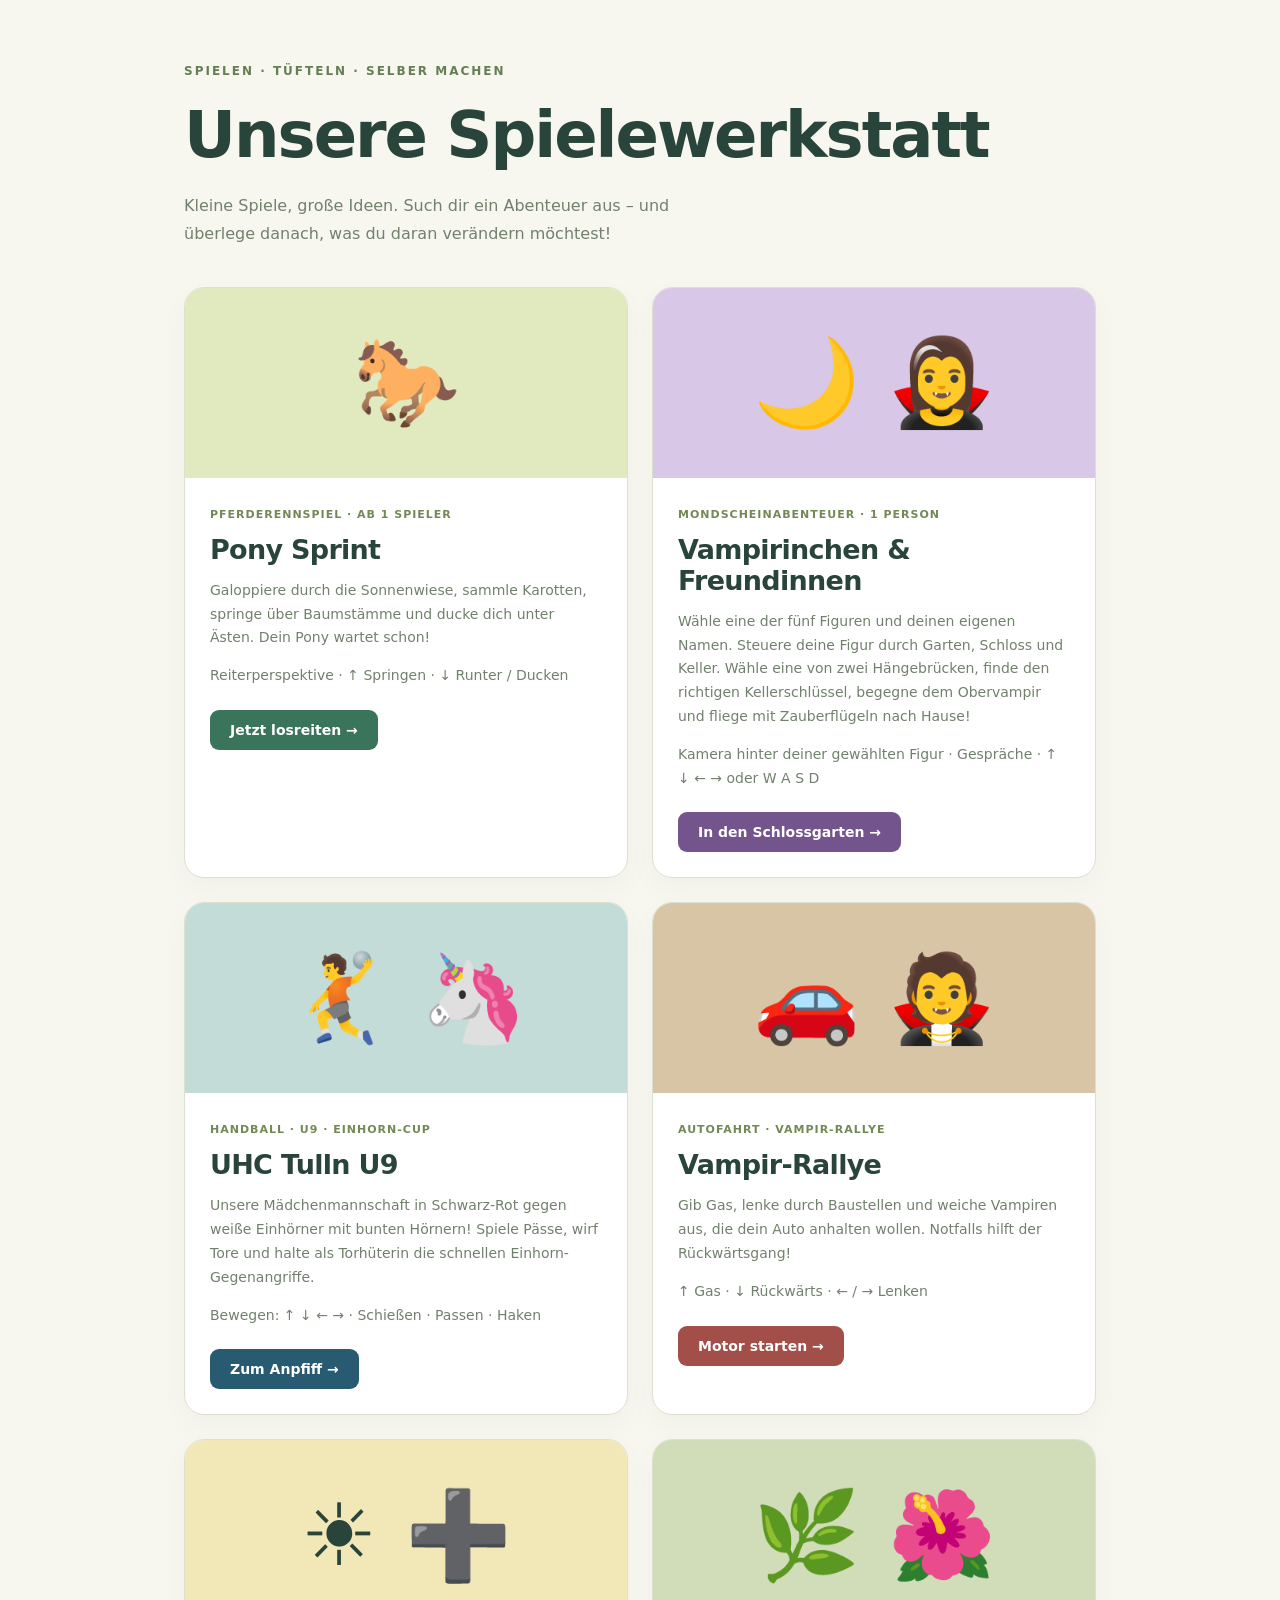
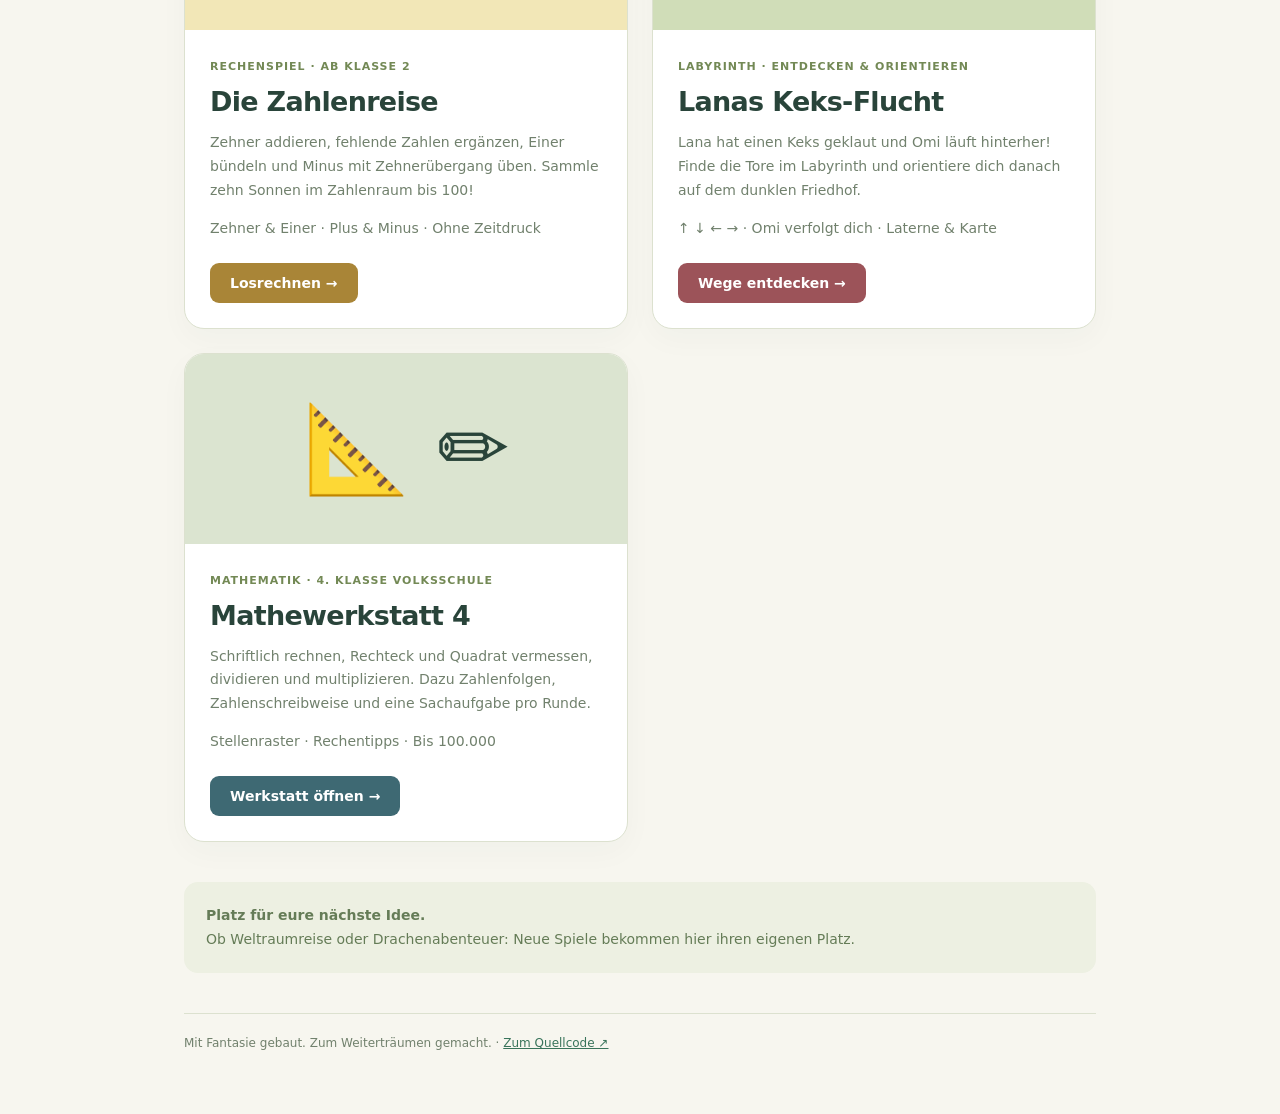
<file: index.html>
<!doctype html>
<html lang="de">
<head>
  <meta charset="utf-8">
  <meta name="viewport" content="width=device-width, initial-scale=1">
  <meta name="theme-color" content="#f7f6ef">
  <title>Unsere Spielewerkstatt</title>
  <style>
    * { box-sizing: border-box; }
    body { margin: 0; background: #f7f6ef; color: #29443a; font-family: system-ui, sans-serif; }
    main { max-width: 960px; margin: auto; padding: 64px 24px; }
    .eyebrow { color: #657e54; font-size: 12px; font-weight: 700; letter-spacing: 2px; }
    h1 { font-size: clamp(36px, 7vw, 64px); line-height: 1.1; letter-spacing: -2px; margin: 22px 0; }
    .intro { color: #71816d; line-height: 1.7; max-width: 540px; }
    .games { display: grid; grid-template-columns: repeat(auto-fit, minmax(min(100%, 290px), 1fr)); gap: 24px; margin: 40px 0; }
    .game { display: block; overflow: hidden; border: 1px solid #dce1cf; border-radius: 20px; background: #fff; color: inherit; text-decoration: none; box-shadow: 0 10px 30px #29443a08; }
    .game:hover { border-color: #7f9858; }
    .game:focus-visible, footer a:focus-visible { outline: 3px solid #d59744; outline-offset: 5px; }
    .illustration { display: grid; place-items: center; height: 190px; background: #e1eabf; font-size: 86px; }
    .details { padding: 25px; }
    .badge { color: #738955; font-size: 11px; font-weight: 700; letter-spacing: 1px; }
    h2 { font-size: 27px; margin: 12px 0; letter-spacing: -.7px; }
    .details p { color: #71816d; font-size: 14px; line-height: 1.7; }
    .play { display: inline-block; background: #39745b; color: white; padding: 12px 20px; border-radius: 9px; font-size: 14px; font-weight: 600; margin-top: 8px; }
    .note { border-radius: 14px; padding: 22px; background: #edf0e2; color: #657c57; font-size: 14px; line-height: 1.7; }
    footer { margin-top: 40px; padding-top: 22px; border-top: 1px solid #dce1cf; color: #71816d; font-size: 12px; }
    footer a { color: #39745b; }
    @media (max-width: 600px) { main { padding: 40px 20px; } }
  </style>
</head>
<body>
  <main>
    <div class="eyebrow">SPIELEN · TÜFTELN · SELBER MACHEN</div>
    <h1>Unsere Spielewerkstatt</h1>
    <p class="intro">Kleine Spiele, große Ideen. Such dir ein Abenteuer aus – und überlege danach, was du daran verändern möchtest!</p>
    <section class="games" aria-label="Unsere Spiele">
      <!-- Neue Spiele bekommen einen eigenen Ordner und hier einen weiteren Link. -->
      <a class="game" href="./ponyrennen/?v=hufe-5">
        <div class="illustration" aria-hidden="true">🐎</div>
        <div class="details">
          <span class="badge">PFERDERENNSPIEL · AB 1 SPIELER</span>
          <h2>Pony Sprint</h2>
          <p>Galoppiere durch die Sonnenwiese, sammle Karotten, springe über Baumstämme und ducke dich unter Ästen. Dein Pony wartet schon!</p>
          <p>Reiterperspektive · ↑ Springen · ↓ Runter / Ducken</p>
          <span class="play">Jetzt losreiten →</span>
        </div>
      </a>
      <a class="game" href="./vampirinchen/?v=kurze-locken-25">
        <div class="illustration" style="background:#d8c7e6" aria-hidden="true">🌙 🧛‍♀️</div>
        <div class="details">
          <span class="badge">MONDSCHEINABENTEUER · 1 PERSON</span>
          <h2>Vampirinchen &amp; Freundinnen</h2>
          <p>Wähle eine der fünf Figuren und deinen eigenen Namen. Steuere deine Figur durch Garten, Schloss und Keller. Wähle eine von zwei Hängebrücken, finde den richtigen Kellerschlüssel, begegne dem Obervampir und fliege mit Zauberflügeln nach Hause!</p>
          <p>Kamera hinter deiner gewählten Figur · Gespräche · ↑ ↓ ← → oder W A S D</p>
          <span class="play" style="background:#73548c">In den Schlossgarten →</span>
        </div>
      </a>
      <a class="game" href="./handball/?v=haken-4">
        <div class="illustration" style="background:#c3dcd8" aria-hidden="true">🤾 🦄</div>
        <div class="details">
          <span class="badge">HANDBALL · U9 · EINHORN-CUP</span>
          <h2>UHC Tulln U9</h2>
          <p>Unsere Mädchenmannschaft in Schwarz-Rot gegen weiße Einhörner mit bunten Hörnern! Spiele Pässe, wirf Tore und halte als Torhüterin die schnellen Einhorn-Gegenangriffe.</p>
          <p>Bewegen: ↑ ↓ ← → · Schießen · Passen · Haken</p>
          <span class="play" style="background:#285a72">Zum Anpfiff →</span>
        </div>
      </a>
      <a class="game" href="./autofahrt/?v=lenkung-3">
        <div class="illustration" style="background:#d7c5a5" aria-hidden="true">🚗 🧛</div>
        <div class="details">
          <span class="badge">AUTOFAHRT · VAMPIR-RALLYE</span>
          <h2>Vampir-Rallye</h2>
          <p>Gib Gas, lenke durch Baustellen und weiche Vampiren aus, die dein Auto anhalten wollen. Notfalls hilft der Rückwärtsgang!</p>
          <p>↑ Gas · ↓ Rückwärts · ← / → Lenken</p>
          <span class="play" style="background:#a14f48">Motor starten →</span>
        </div>
      </a>
      <a class="game" href="./plusreise/?v=ergaenzen-4">
        <div class="illustration" style="background:#f2e7b7" aria-hidden="true">☀️ ➕</div>
        <div class="details">
          <span class="badge">RECHENSPIEL · AB KLASSE 2</span>
          <h2>Die Zahlenreise</h2>
          <p>Zehner addieren, fehlende Zahlen ergänzen, Einer bündeln und Minus mit Zehnerübergang üben. Sammle zehn Sonnen im Zahlenraum bis 100!</p>
          <p>Zehner &amp; Einer · Plus &amp; Minus · Ohne Zeitdruck</p>
          <span class="play" style="background:#a98537">Losrechnen →</span>
        </div>
      </a>
      <a class="game" href="./lana-keksflucht/?v=omi-3">
        <div class="illustration" style="background:#d0ddb8" aria-hidden="true">🌿 🌺</div>
        <div class="details">
          <span class="badge">LABYRINTH · ENTDECKEN &amp; ORIENTIEREN</span>
          <h2>Lanas Keks-Flucht</h2>
          <p>Lana hat einen Keks geklaut und Omi läuft hinterher! Finde die Tore im Labyrinth und orientiere dich danach auf dem dunklen Friedhof.</p>
          <p>↑ ↓ ← → · Omi verfolgt dich · Laterne &amp; Karte</p>
          <span class="play" style="background:#9c5359">Wege entdecken →</span>
        </div>
      </a>
      <a class="game" href="./mathe-4/">
        <div class="illustration" style="background:#dbe4d0" aria-hidden="true">📐 ✏️</div>
        <div class="details">
          <span class="badge">MATHEMATIK · 4. KLASSE VOLKSSCHULE</span>
          <h2>Mathewerkstatt 4</h2>
          <p>Schriftlich rechnen, Rechteck und Quadrat vermessen, dividieren und multiplizieren. Dazu Zahlenfolgen, Zahlenschreibweise und eine Sachaufgabe pro Runde.</p>
          <p>Stellenraster · Rechentipps · Bis 100.000</p>
          <span class="play" style="background:#3e6973">Werkstatt öffnen →</span>
        </div>
      </a>
    </section>
    <aside class="note"><strong>Platz für eure nächste Idee.</strong><br>Ob Weltraumreise oder Drachenabenteuer: Neue Spiele bekommen hier ihren eigenen Platz.</aside>
    <footer>Mit Fantasie gebaut. Zum Weiterträumen gemacht. · <a href="https://github.com/ghalmets/webdevprojects">Zum Quellcode ↗</a></footer>
  </main>
</body>
</html>
</file>
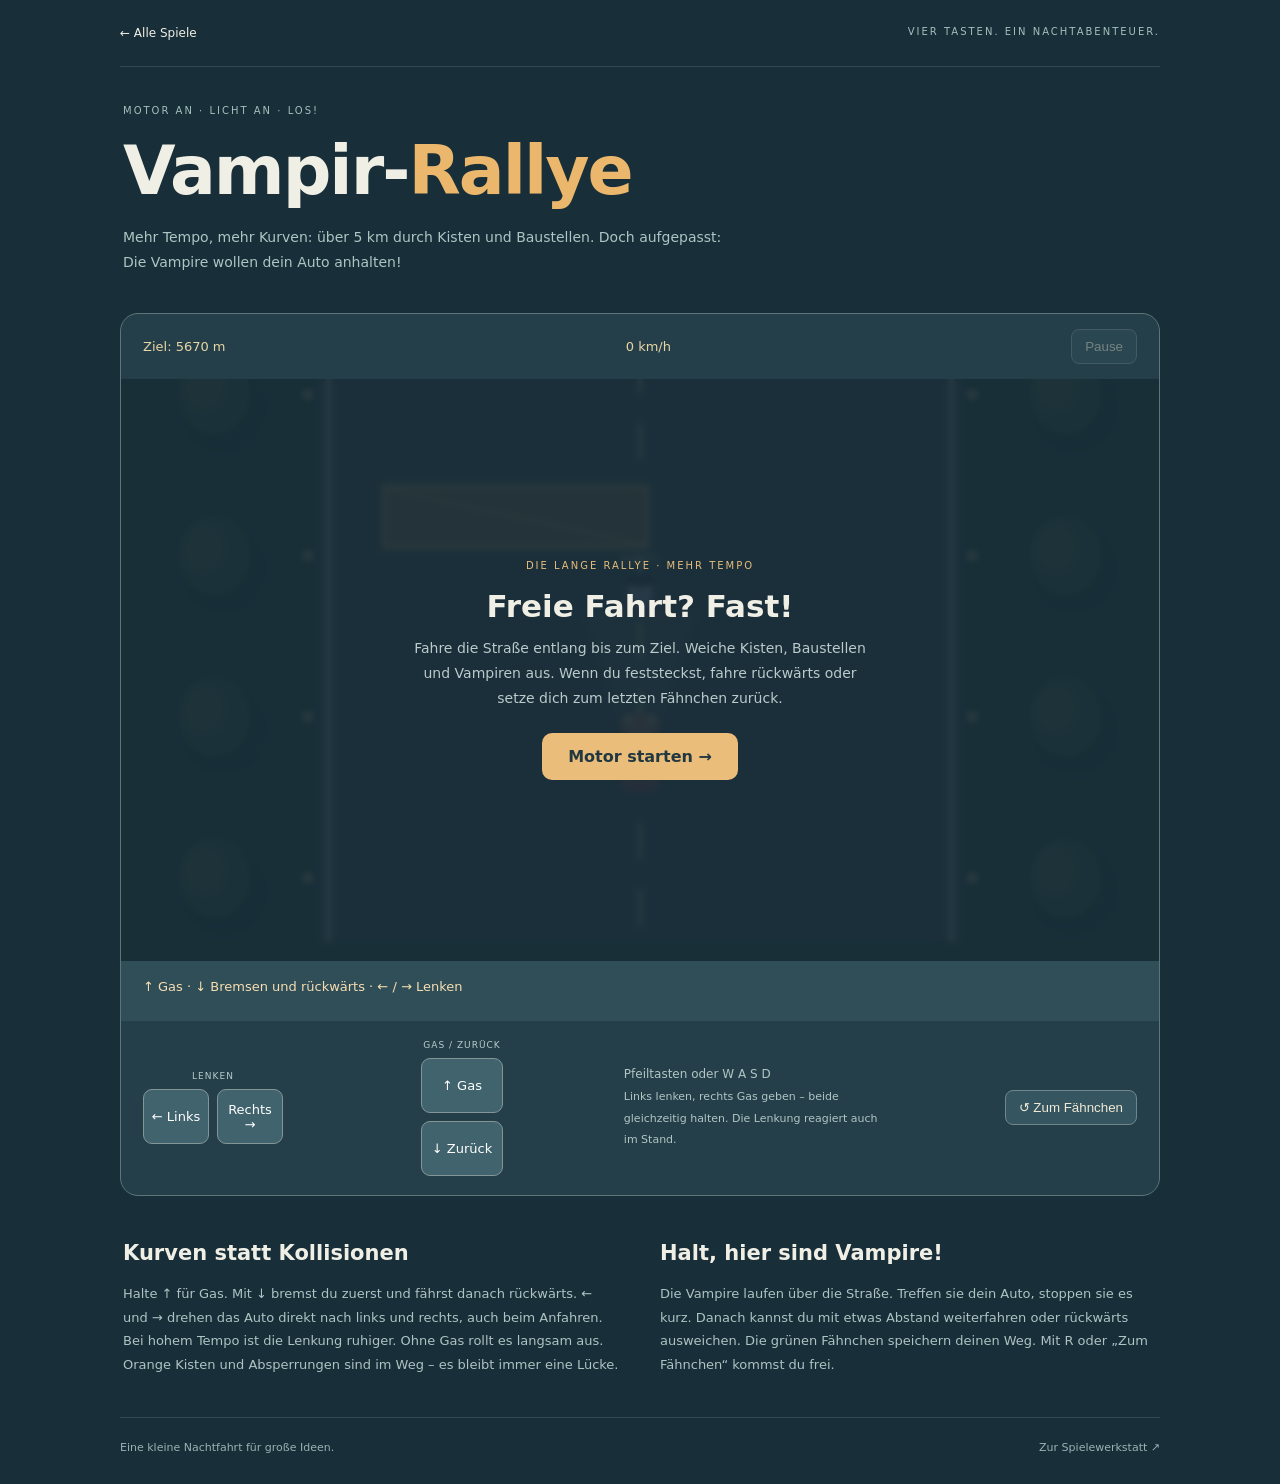
<file: autofahrt/index.html>
<!doctype html><html lang="de"><head><meta charset="utf-8"><meta name="viewport" content="width=device-width,initial-scale=1"><meta name="theme-color" content="#182e38"><title>Vampir-Rallye · Freie Fahrt!</title><link rel="stylesheet" href="style.css?v=lenkung-3"></head><body><main>
<header><a href="../">← Alle Spiele</a><span>VIER TASTEN. EIN NACHTABENTEUER.</span></header><section class="intro"><p class="eyebrow">MOTOR AN · LICHT AN · LOS!</p><h1>Vampir-<em>Rallye</em></h1><p>Mehr Tempo, mehr Kurven: über 5 km durch Kisten und Baustellen. Doch aufgepasst:<br>Die Vampire wollen dein Auto anhalten!</p></section>
<section class="card"><div class="bar"><span id="distance">Ziel: 5670 m</span><span id="speed">0 km/h</span><button id="pause" disabled>Pause</button></div><div class="field"><canvas id="game" width="1000" height="560" aria-label="Autofahrt von oben. Pfeil hoch gibt Gas, Pfeil runter fährt rückwärts, links und rechts lenken."></canvas><div id="overlay"><span id="tag">DIE LANGE RALLYE · MEHR TEMPO</span><h2 id="title">Freie Fahrt? Fast!</h2><p id="description">Fahre die Straße entlang bis zum Ziel. Weiche Kisten, Baustellen und Vampiren aus. Wenn du feststeckst, fahre rückwärts oder setze dich zum letzten Fähnchen zurück.</p><button id="start">Motor starten →</button></div></div><p id="message" role="status" aria-live="polite">↑ Gas · ↓ Bremsen und rückwärts · ← / → Lenken</p><div class="controls"><div class="pad"><div class="steer"><span>LENKEN</span><button data-key="ArrowLeft" aria-label="Nach links lenken">← Links</button><button data-key="ArrowRight" aria-label="Nach rechts lenken">Rechts →</button></div><div class="pedals"><span>GAS / ZURÜCK</span><button data-key="ArrowUp" aria-label="Gas geben">↑ Gas</button><button data-key="ArrowDown" aria-label="Bremsen und rückwärts fahren">↓ Zurück</button></div></div><div class="help">Pfeiltasten oder W A S D<br><small>Links lenken, rechts Gas geben – beide gleichzeitig halten. Die Lenkung reagiert auch im Stand.</small></div><button id="reset">↺ Zum Fähnchen</button></div></section>
<section class="tips"><article><h2>Kurven statt Kollisionen</h2><p>Halte ↑ für Gas. Mit ↓ bremst du zuerst und fährst danach rückwärts. ← und → drehen das Auto direkt nach links und rechts, auch beim Anfahren. Bei hohem Tempo ist die Lenkung ruhiger. Ohne Gas rollt es langsam aus. Orange Kisten und Absperrungen sind im Weg – es bleibt immer eine Lücke.</p></article><article><h2>Halt, hier sind Vampire!</h2><p>Die Vampire laufen über die Straße. Treffen sie dein Auto, stoppen sie es kurz. Danach kannst du mit etwas Abstand weiterfahren oder rückwärts ausweichen. Die grünen Fähnchen speichern deinen Weg. Mit R oder „Zum Fähnchen“ kommst du frei.</p></article></section><footer><span>Eine kleine Nachtfahrt für große Ideen.</span><a href="../">Zur Spielewerkstatt ↗</a></footer>
</main><script type="module" src="spiel.mjs?v=lenkung-3"></script></body></html>
</file>
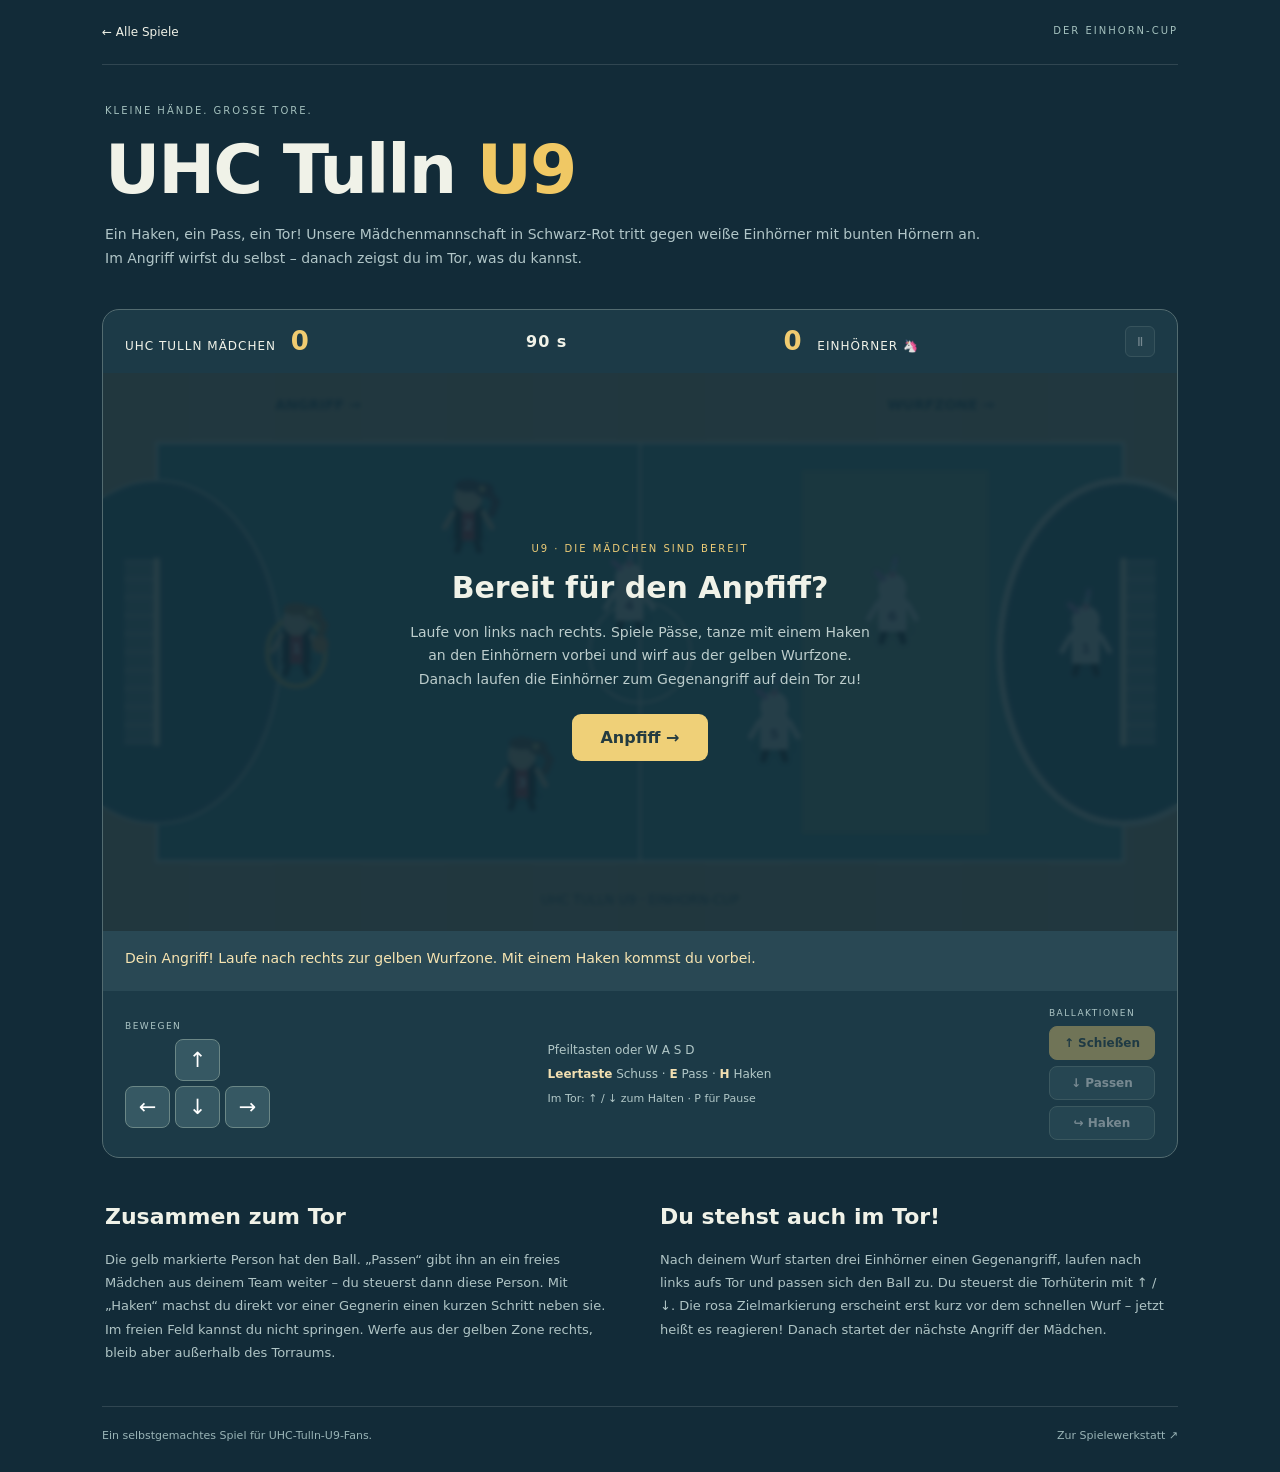
<file: handball/index.html>
<!doctype html><html lang="de"><head><meta charset="utf-8"><meta name="viewport" content="width=device-width,initial-scale=1"><meta name="theme-color" content="#122b38"><title>UHC Tulln U9 · Einhorn-Cup</title><link rel="stylesheet" href="style.css"></head><body><main>
<header><a href="../">← Alle Spiele</a><span>DER EINHORN-CUP</span></header>
<section class="intro"><p class="eyebrow">KLEINE HÄNDE. GROSSE TORE.</p><h1>UHC Tulln <em>U9</em></h1><p>Ein Haken, ein Pass, ein Tor! Unsere Mädchenmannschaft in Schwarz-Rot tritt gegen weiße Einhörner mit bunten Hörnern an.<br>Im Angriff wirfst du selbst – danach zeigst du im Tor, was du kannst.</p></section>
<section class="card" aria-label="Handballspiel"><div class="bar"><span>UHC TULLN MÄDCHEN <b id="home">0</b></span><strong id="clock">90 s</strong><span><b id="away">0</b> EINHÖRNER 🦄</span><button id="pause" disabled aria-label="Pause">Ⅱ</button></div>
<div class="field"><canvas id="game" width="1000" height="520" aria-label="Handballfeld von oben. Bewegen mit Pfeiltasten, Schießen mit Leertaste, Passen mit E, Haken mit H."></canvas><div id="overlay"><span id="tag">U9 · DIE MÄDCHEN SIND BEREIT</span><h2 id="title">Bereit für den Anpfiff?</h2><p id="description">Laufe von links nach rechts. Spiele Pässe, tanze mit einem Haken an den Einhörnern vorbei und wirf aus der gelben Wurfzone. Danach laufen die Einhörner zum Gegenangriff auf dein Tor zu!</p><button id="start">Anpfiff →</button></div></div>
<p id="message" role="status" aria-live="polite">Im Angriff: zur rechten Wurfzone laufen, dann aufs Tor werfen.</p>
<div class="controls"><div><span class="caption">BEWEGEN</span><div class="pad"><button data-key="ArrowUp" class="up" aria-label="Nach oben bewegen">↑</button><button data-key="ArrowLeft" class="left" aria-label="Nach links bewegen">←</button><button data-key="ArrowDown" class="down" aria-label="Nach unten bewegen">↓</button><button data-key="ArrowRight" class="right" aria-label="Nach rechts bewegen">→</button></div></div><div class="keyboard">Pfeiltasten oder W A S D<br><b>Leertaste</b> Schuss · <b>E</b> Pass · <b>H</b> Haken<br><small>Im Tor: ↑ / ↓ zum Halten · P für Pause</small></div><div><span class="caption">BALLAKTIONEN</span><div class="actions"><button id="shoot">↑ Schießen</button><button id="pass">↓ Passen</button><button id="hook">↪ Haken</button></div></div></div>
</section><section class="tips"><article><h2>Zusammen zum Tor</h2><p>Die gelb markierte Person hat den Ball. „Passen“ gibt ihn an ein freies Mädchen aus deinem Team weiter – du steuerst dann diese Person. Mit „Haken“ machst du direkt vor einer Gegnerin einen kurzen Schritt neben sie. Im freien Feld kannst du nicht springen. Werfe aus der gelben Zone rechts, bleib aber außerhalb des Torraums.</p></article><article><h2>Du stehst auch im Tor!</h2><p>Nach deinem Wurf starten drei Einhörner einen Gegenangriff, laufen nach links aufs Tor und passen sich den Ball zu. Du steuerst die Torhüterin mit ↑ / ↓. Die rosa Zielmarkierung erscheint erst kurz vor dem schnellen Wurf – jetzt heißt es reagieren! Danach startet der nächste Angriff der Mädchen.</p></article></section><footer><span>Ein selbstgemachtes Spiel für UHC-Tulln-U9-Fans.</span><a href="../">Zur Spielewerkstatt ↗</a></footer>
</main><script type="module" src="spiel.mjs?v=haken-4"></script></body></html>
</file>
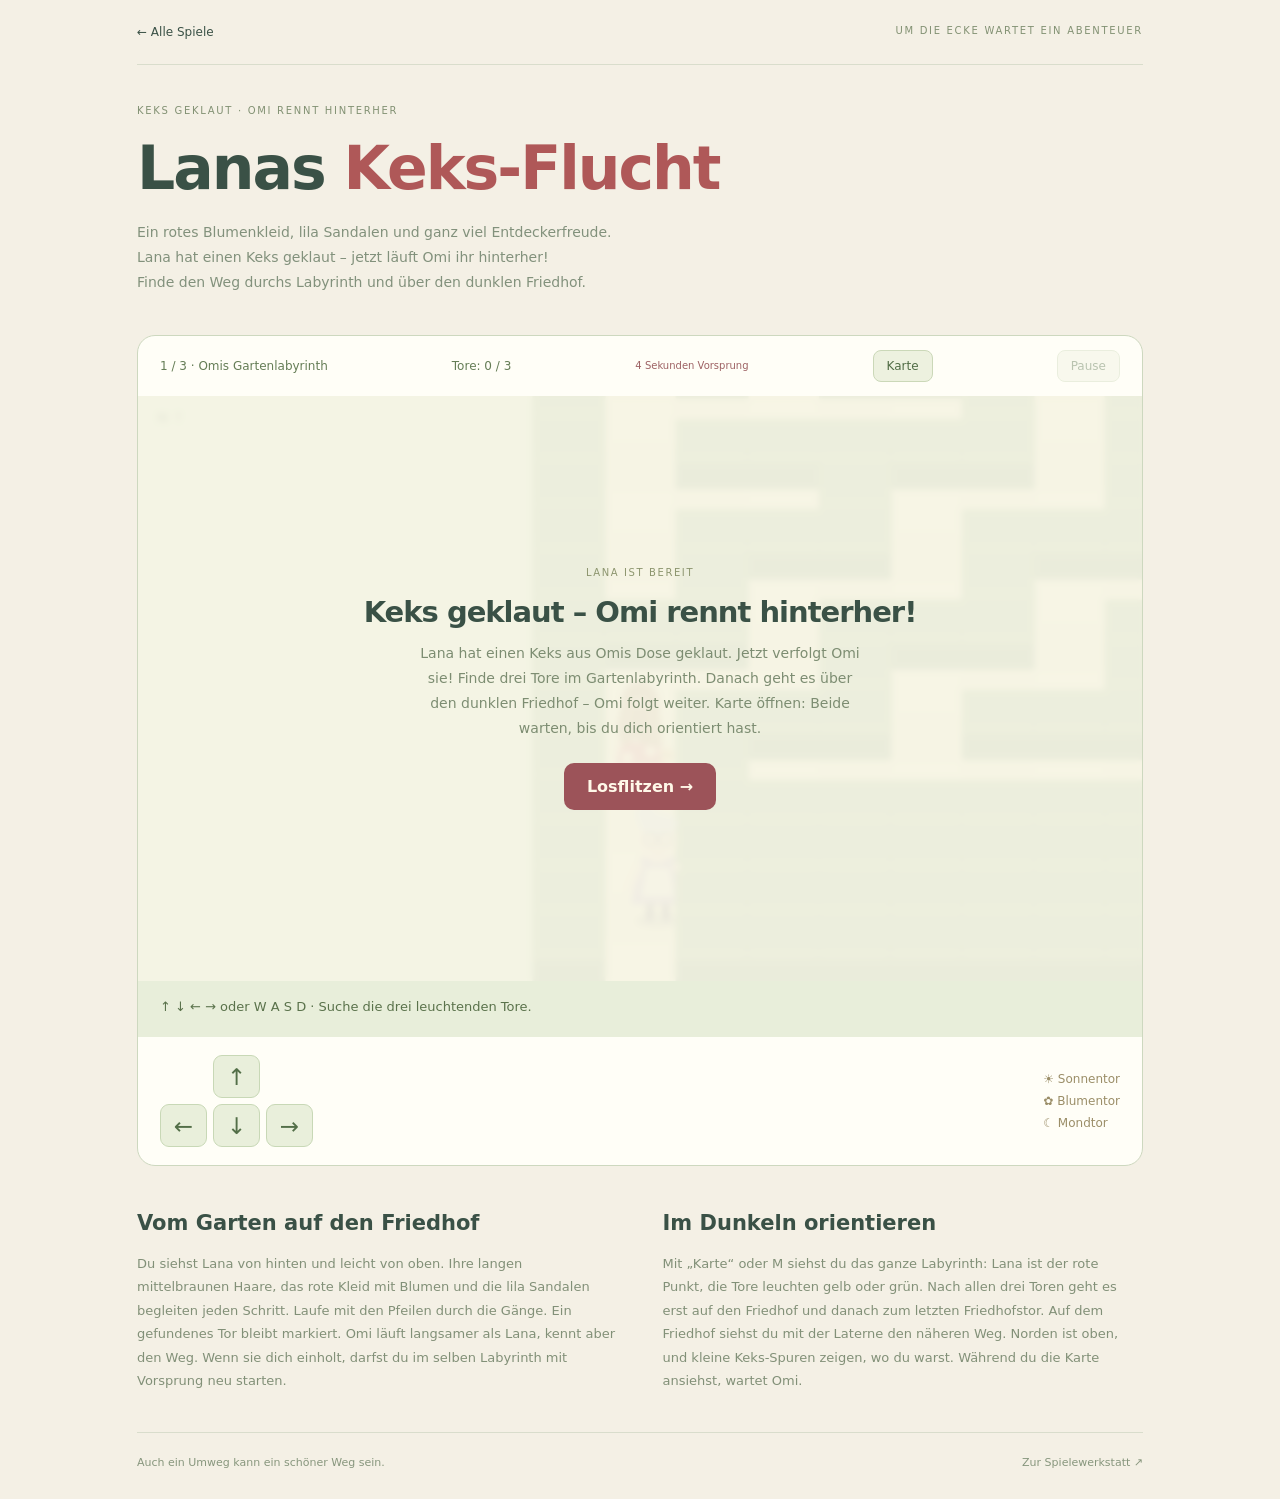
<file: lana-keksflucht/index.html>
<!doctype html><html lang="de"><head><meta charset="utf-8"><meta name="viewport" content="width=device-width,initial-scale=1"><meta name="theme-color" content="#f4f0e5"><title>Lanas Keks-Flucht · Labyrinth und Friedhof</title><link rel="stylesheet" href="style.css?v=omi-3"></head><body><main><header><a href="../">← Alle Spiele</a><span>UM DIE ECKE WARTET EIN ABENTEUER</span></header><section class="intro"><p class="eyebrow">KEKS GEKLAUT · OMI RENNT HINTERHER</p><h1>Lanas <em>Keks-Flucht</em></h1><p>Ein rotes Blumenkleid, lila Sandalen und ganz viel Entdeckerfreude.<br>Lana hat einen Keks geklaut – jetzt läuft Omi ihr hinterher!<br>Finde den Weg durchs Labyrinth und über den dunklen Friedhof.</p></section><section class="card"><div class="bar"><span id="level">1 / 3 · Omis Gartenlabyrinth</span><span id="count">Tore: 0 / 3</span><span id="chase-status">4 Sekunden Vorsprung</span><button id="map-toggle" aria-pressed="false">Karte</button><button id="pause" disabled>Pause</button></div><div class="field"><canvas id="game" width="960" height="560" tabindex="0" aria-label="Labyrinth mit Kamera schräg oberhalb hinter Lana. Vier Pfeiltasten bewegen Lana durch die Gänge."></canvas><div id="overlay"><span id="tag">LANA IST BEREIT</span><h2 id="title">Keks geklaut – Omi rennt hinterher!</h2><p id="description">Lana hat einen Keks aus Omis Dose geklaut. Jetzt verfolgt Omi sie! Finde drei Tore im Gartenlabyrinth. Danach geht es über den dunklen Friedhof – Omi folgt weiter. Karte öffnen: Beide warten, bis du dich orientiert hast.</p><button id="start">Losflitzen →</button></div></div><p id="message" role="status" aria-live="polite">↑ ↓ ← → oder W A S D · Suche die drei leuchtenden Tore.</p><div class="footer-controls"><div class="pad"><button data-key="ArrowUp" class="up" aria-label="Vorwärts">↑</button><button data-key="ArrowLeft" class="left" aria-label="Nach links">←</button><button data-key="ArrowDown" class="down" aria-label="Zurück">↓</button><button data-key="ArrowRight" class="right" aria-label="Nach rechts">→</button></div><div class="exit-list"><span id="exit-0">☀ Sonnentor</span><span id="exit-1">✿ Blumentor</span><span id="exit-2">☾ Mondtor</span></div></div></section><section class="tips"><article><h2>Vom Garten auf den Friedhof</h2><p>Du siehst Lana von hinten und leicht von oben. Ihre langen mittelbraunen Haare, das rote Kleid mit Blumen und die lila Sandalen begleiten jeden Schritt. Laufe mit den Pfeilen durch die Gänge. Ein gefundenes Tor bleibt markiert. Omi läuft langsamer als Lana, kennt aber den Weg. Wenn sie dich einholt, darfst du im selben Labyrinth mit Vorsprung neu starten.</p></article><article><h2>Im Dunkeln orientieren</h2><p>Mit „Karte“ oder M siehst du das ganze Labyrinth: Lana ist der rote Punkt, die Tore leuchten gelb oder grün. Nach allen drei Toren geht es erst auf den Friedhof und danach zum letzten Friedhofstor. Auf dem Friedhof siehst du mit der Laterne den näheren Weg. Norden ist oben, und kleine Keks-Spuren zeigen, wo du warst. Während du die Karte ansiehst, wartet Omi.</p></article></section><footer><span>Auch ein Umweg kann ein schöner Weg sein.</span><a href="../">Zur Spielewerkstatt ↗</a></footer></main><script type="module" src="spiel.mjs?v=omi-3"></script></body></html>
</file>
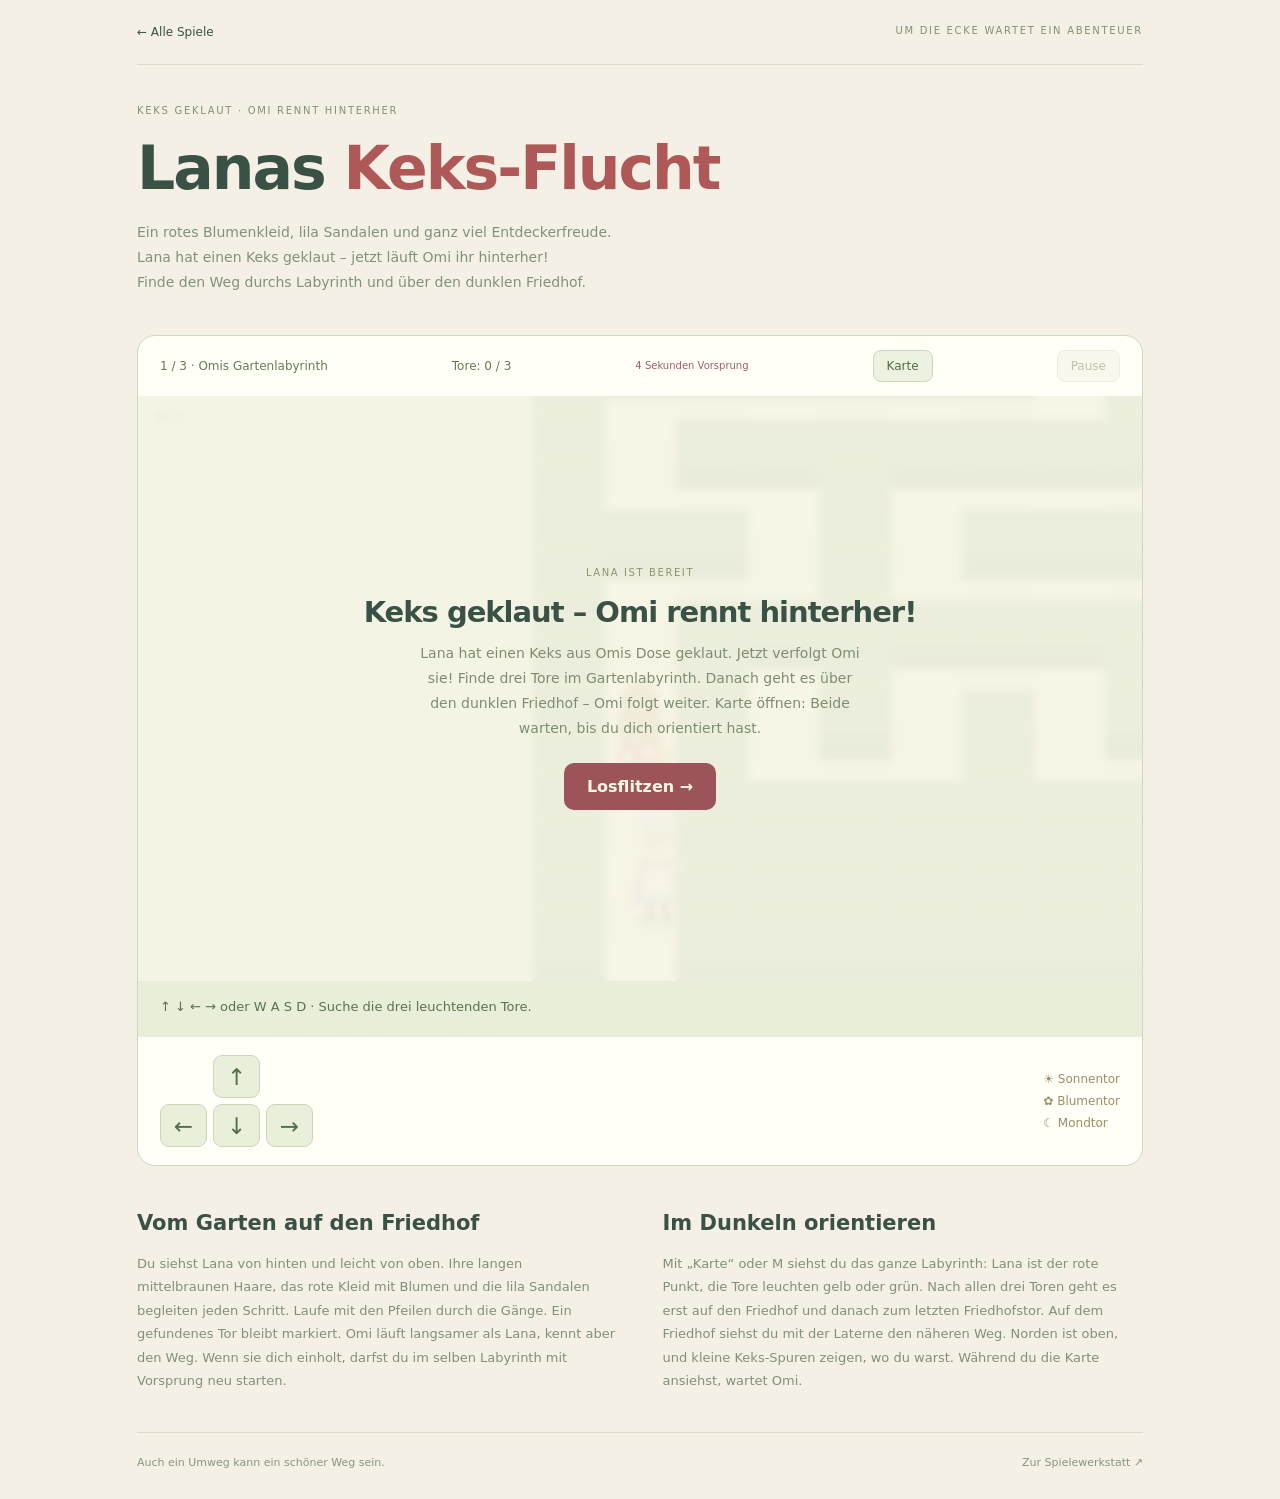
<file: lana-labyrinth/index.html>
<!doctype html><html lang="de"><head><meta charset="utf-8"><meta name="viewport" content="width=device-width,initial-scale=1"><meta http-equiv="refresh" content="0; url=../lana-keksflucht/?v=omi-3"><title>Weiter zu Lanas Keks-Flucht</title></head><body><p>Das Spiel ist umgezogen: <a href="../lana-keksflucht/?v=omi-3">Lanas Keks-Flucht mit Omi starten →</a></p></body></html>
</file>
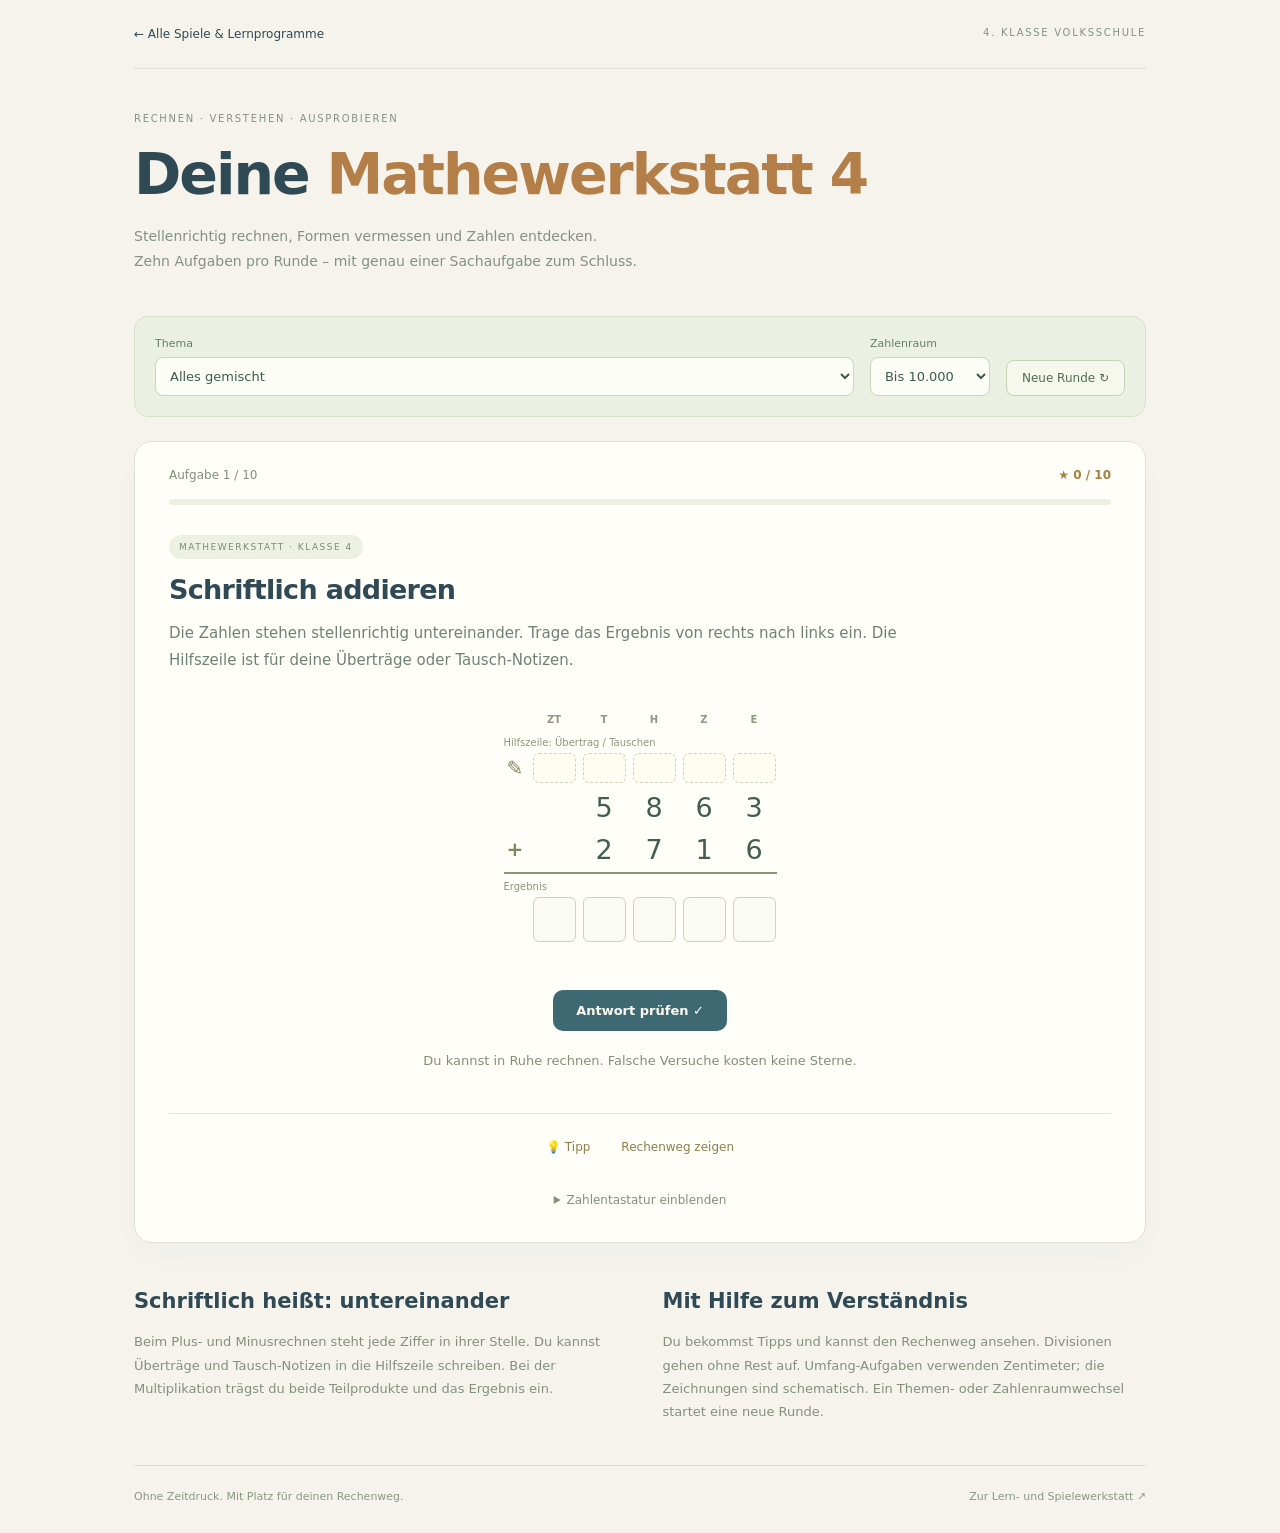
<file: mathe-4/index.html>
<!doctype html><html lang="de"><head><meta charset="utf-8"><meta name="viewport" content="width=device-width,initial-scale=1"><meta name="theme-color" content="#f5f3ec"><title>Mathewerkstatt 4 · Volksschule</title><link rel="stylesheet" href="style.css"></head><body><main><header><a href="../">← Alle Spiele &amp; Lernprogramme</a><span>4. KLASSE VOLKSSCHULE</span></header><section class="intro"><p class="eyebrow">RECHNEN · VERSTEHEN · AUSPROBIEREN</p><h1>Deine <em>Mathewerkstatt 4</em></h1><p>Stellenrichtig rechnen, Formen vermessen und Zahlen entdecken.<br>Zehn Aufgaben pro Runde – mit genau einer Sachaufgabe zum Schluss.</p></section><section class="settings" aria-label="Übung auswählen"><label>Thema<select id="topic"><option value="mix">Alles gemischt</option><option value="plus">Schriftlich addieren</option><option value="minus">Schriftlich subtrahieren</option><option value="umfang">Umfang: Rechteck &amp; Quadrat</option><option value="division">Dividieren ohne Rest</option><option value="mal">Mehrstellig multiplizieren</option><option value="schritte">10er- &amp; 100er-Schritte</option><option value="zahlen">Zahlenschreibweise</option></select></label><label>Zahlenraum<select id="range"><option value="10000">Bis 10.000</option><option value="100000">Bis 100.000</option></select></label><button id="new-round">Neue Runde ↻</button></section><section class="card"><div class="bar"><span id="progress">Aufgabe 1 / 10</span><span id="stars">★ 0 / 10</span></div><div class="progress-track"><div id="fill"></div></div><article id="exercise"><span id="category" class="pill">SCHRIFTLICH RECHNEN</span><h2 id="title"></h2><p id="prompt"></p><div id="visual"></div><form id="form" novalidate><div id="workspace"></div><button id="check" type="submit" class="primary">Antwort prüfen ✓</button></form><p id="feedback" role="status" aria-live="polite">Du kannst in Ruhe rechnen. Falsche Versuche kosten keine Sterne.</p><button id="next" hidden class="primary">Nächste Aufgabe →</button><div class="help-buttons"><button id="hint-button">💡 Tipp</button><button id="steps-button">Rechenweg zeigen</button></div><div id="hint" hidden></div><ol id="steps" hidden></ol><details class="keypad-wrap"><summary>Zahlentastatur einblenden</summary><p>Tippe zuerst auf das Feld, in das du schreiben möchtest.</p><div class="keypad"><button type="button" data-digit="1">1</button><button type="button" data-digit="2">2</button><button type="button" data-digit="3">3</button><button type="button" data-digit="4">4</button><button type="button" data-digit="5">5</button><button type="button" data-digit="6">6</button><button type="button" data-digit="7">7</button><button type="button" data-digit="8">8</button><button type="button" data-digit="9">9</button><button type="button" id="clear">C</button><button type="button" data-digit="0">0</button><button type="button" id="erase">⌫</button></div></details></article><section id="complete" hidden><div class="celebration">★ ★ ★</div><h2>Zehn Aufgaben geschafft!</h2><p>Schritt für Schritt gerechnet, ausprobiert und dazugelernt.<br>Auch mit Hilfe zählt jeder Stern.</p><button id="restart" class="primary">Neue Werkstattrunde →</button></section></section><section class="notes"><article><h2>Schriftlich heißt: untereinander</h2><p>Beim Plus- und Minusrechnen steht jede Ziffer in ihrer Stelle. Du kannst Überträge und Tausch-Notizen in die Hilfszeile schreiben. Bei der Multiplikation trägst du beide Teilprodukte und das Ergebnis ein.</p></article><article><h2>Mit Hilfe zum Verständnis</h2><p>Du bekommst Tipps und kannst den Rechenweg ansehen. Divisionen gehen ohne Rest auf. Umfang-Aufgaben verwenden Zentimeter; die Zeichnungen sind schematisch. Ein Themen- oder Zahlenraumwechsel startet eine neue Runde.</p></article></section><footer><span>Ohne Zeitdruck. Mit Platz für deinen Rechenweg.</span><a href="../">Zur Lern- und Spielewerkstatt ↗</a></footer></main><script type="module" src="app.mjs?v=1"></script></body></html>
</file>
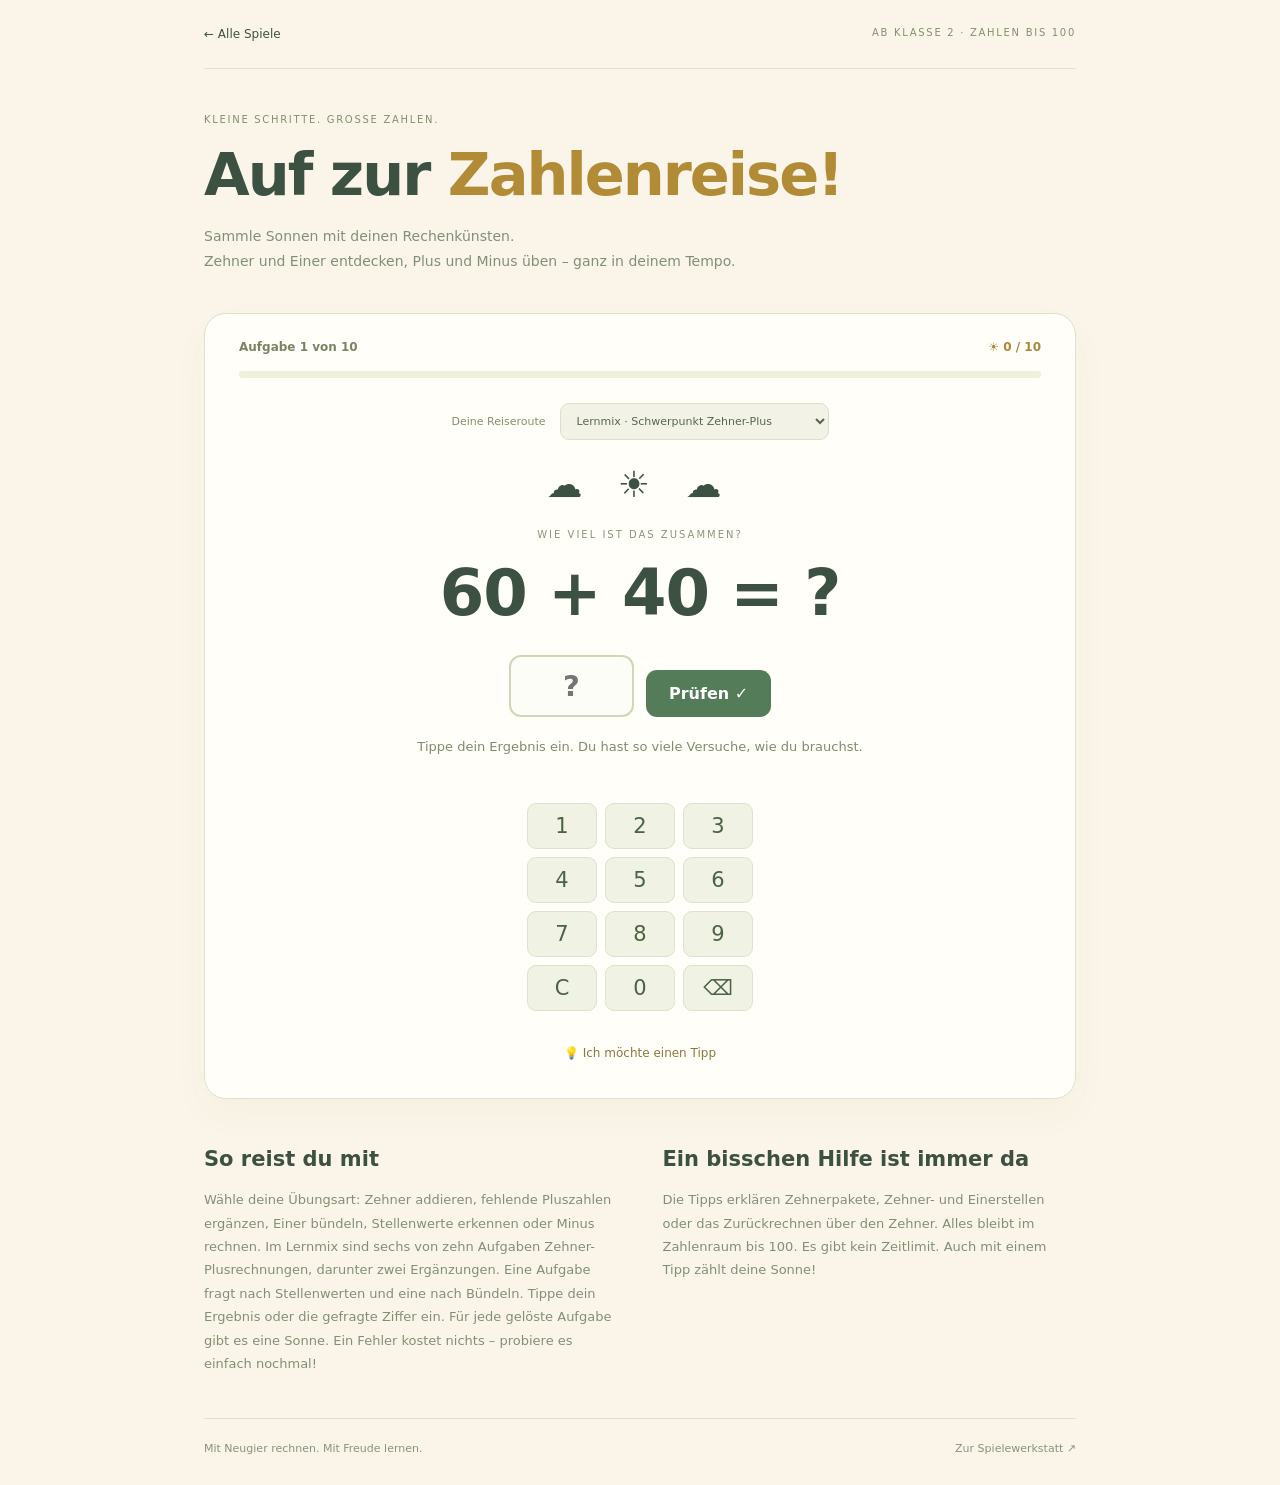
<file: plusreise/index.html>
<!doctype html><html lang="de"><head><meta charset="utf-8"><meta name="viewport" content="width=device-width,initial-scale=1"><meta name="theme-color" content="#fbf5e9"><title>Zahlenreise · Zehner, Einer, Plus und Minus</title><link rel="stylesheet" href="style.css?v=ergaenzen-4"></head><body><main><header><a href="../">← Alle Spiele</a><span>AB KLASSE 2 · ZAHLEN BIS 100</span></header><section class="intro"><p class="eyebrow">KLEINE SCHRITTE. GROSSE ZAHLEN.</p><h1>Auf zur <em>Zahlenreise!</em></h1><p>Sammle Sonnen mit deinen Rechenkünsten.<br>Zehner und Einer entdecken, Plus und Minus üben – ganz in deinem Tempo.</p></section>
<section class="game"><div class="top"><span id="progress">Aufgabe 1 von 10</span><span id="suns" aria-label="0 von 10 Sonnen gesammelt">☀ 0 / 10</span></div><div class="progress"><div id="progress-fill"></div></div><label class="level-label">Deine Reiseroute <select id="level"><option value="mix" selected>Lernmix · Schwerpunkt Zehner-Plus</option><option value="zehner">Reine Zehner addieren · 30 + 40</option><option value="gemischt">Zehner + gemischte Zahl · 20 + 34</option><option value="ergaenzen">Ergänzen · 34 + □ = 54</option><option value="buendeln">Bündeln · 24 Einer = 2 Zehner + 4 Einer</option><option value="stellen">Zehner- und Einerstelle erkennen</option><option value="einer">Einer minus Einer · 8 − 3</option><option value="minus">Minus mit Zehnerübergang · 32 − 7</option></select></label><div class="sky" aria-hidden="true">☁️ ☀️ ☁️</div><div id="exercise"><p class="prompt" id="prompt">WIE VIEL IST DAS ZUSAMMEN?</p><h2 id="task">12 + 5 = ?</h2><form id="answer-form"><div class="answer-part"><label for="answer" id="answer-label" class="sr-only">Dein Ergebnis</label><input id="answer" inputmode="numeric" type="text" pattern="[0-9]*" maxlength="3" autocomplete="off" placeholder="?" aria-describedby="feedback"></div><div class="answer-part" id="ones-part" hidden><label for="answer-ones">Einer</label><input id="answer-ones" inputmode="numeric" type="text" pattern="[0-9]*" maxlength="1" autocomplete="off" placeholder="?" aria-describedby="feedback"></div><button id="check" type="submit">Prüfen ✓</button></form><p id="feedback" role="status" aria-live="polite">Tippe dein Ergebnis ein. Du hast so viele Versuche, wie du brauchst.</p><button id="next" hidden>Weiterreisen →</button><div class="keypad" aria-label="Zahlentastatur"><button data-digit="1">1</button><button data-digit="2">2</button><button data-digit="3">3</button><button data-digit="4">4</button><button data-digit="5">5</button><button data-digit="6">6</button><button data-digit="7">7</button><button data-digit="8">8</button><button data-digit="9">9</button><button id="clear" aria-label="Eingabe löschen">C</button><button data-digit="0">0</button><button id="erase" aria-label="Letzte Ziffer löschen">⌫</button></div><button id="hint-button" class="hint-button">💡 Ich möchte einen Tipp</button><div id="hint" hidden><p id="hint-text"></p><div class="number-line" aria-label="Zahlenstrahl von 0 bis 100"><span>0</span><span>10</span><span>20</span><span>30</span><span>40</span><span>50</span><span>60</span><span>70</span><span>80</span><span>90</span><span>100</span></div></div></div><div id="complete" hidden><div class="celebrate" aria-hidden="true">☀️ 🌈 ☀️</div><h2>Deine Sonne strahlt!</h2><p>Du hast zehn Zahlenaufgaben geschafft.<br>Jede davon war ein Schritt nach vorne. Toll drangeblieben!</p><button id="restart">Eine neue Zahlenreise →</button></div></section>
<section class="notes"><article><h2>So reist du mit</h2><p>Wähle deine Übungsart: Zehner addieren, fehlende Pluszahlen ergänzen, Einer bündeln, Stellenwerte erkennen oder Minus rechnen. Im Lernmix sind sechs von zehn Aufgaben Zehner-Plusrechnungen, darunter zwei Ergänzungen. Eine Aufgabe fragt nach Stellenwerten und eine nach Bündeln. Tippe dein Ergebnis oder die gefragte Ziffer ein. Für jede gelöste Aufgabe gibt es eine Sonne. Ein Fehler kostet nichts – probiere es einfach nochmal!</p></article><article><h2>Ein bisschen Hilfe ist immer da</h2><p>Die Tipps erklären Zehnerpakete, Zehner- und Einerstellen oder das Zurückrechnen über den Zehner. Alles bleibt im Zahlenraum bis 100. Es gibt kein Zeitlimit. Auch mit einem Tipp zählt deine Sonne!</p></article></section><footer><span>Mit Neugier rechnen. Mit Freude lernen.</span><a href="../">Zur Spielewerkstatt ↗</a></footer></main><script type="module" src="spiel.mjs?v=ergaenzen-4"></script></body></html>
</file>
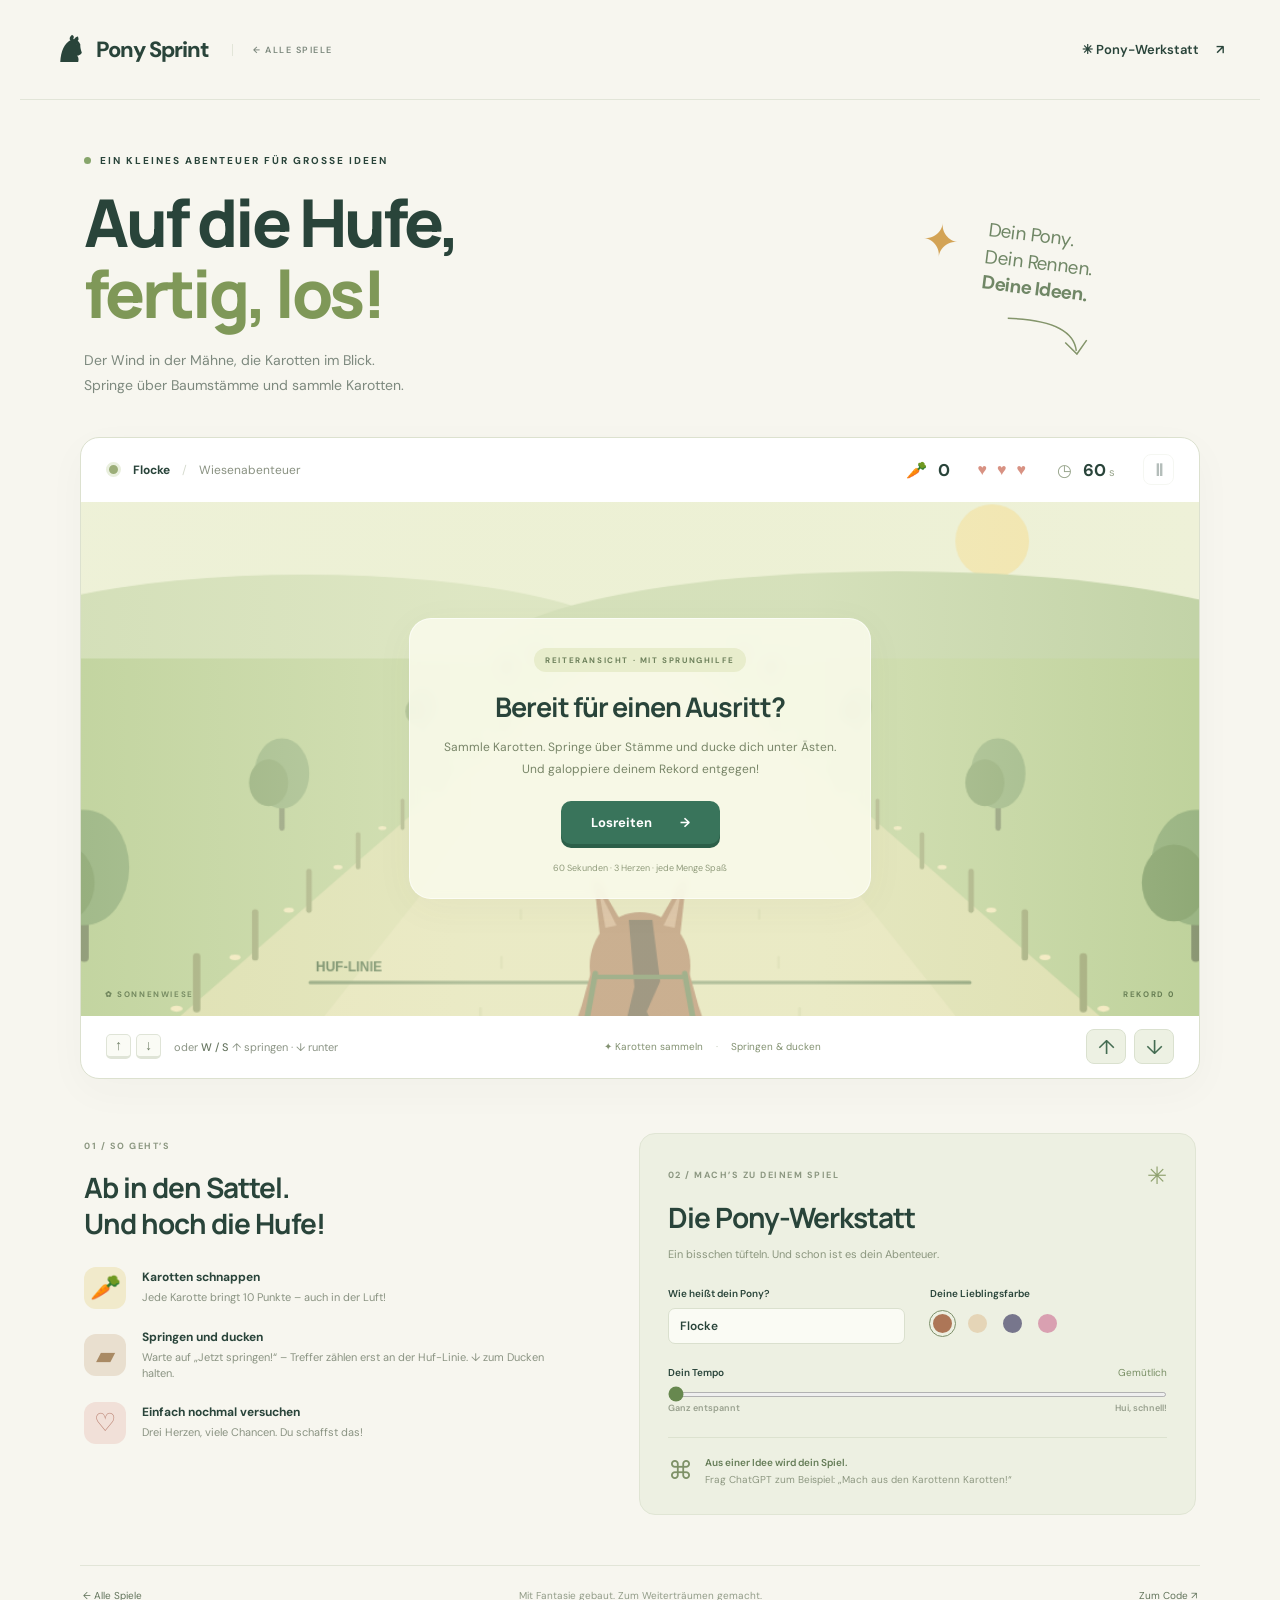
<file: ponyrennen/index.html>
<!doctype html>
<html lang="de">
<head><meta charset="utf-8"><meta name="viewport" content="width=device-width,initial-scale=1"><meta name="theme-color" content="#f7f6ed"><title>Pony Sprint · Dein kleines Pferdeabenteuer</title><link rel="stylesheet" href="style.css?v=reiter-2"></head>
<body>
<header class="topbar"><a class="brand" href="../" aria-label="Zurück zu allen Spielen"><span class="brand-icon">♞</span> Pony Sprint<span class="tag">← ALLE SPIELE</span></a><a href="#werkstatt" class="workshop-link">✳ Pony-Werkstatt <span>↗</span></a></header>
<main>
<section class="intro"><div><div class="eyebrow"><span></span> EIN KLEINES ABENTEUER FÜR GROSSE IDEEN</div><h1>Auf die Hufe,<br><em>fertig, los!</em></h1><p>Der Wind in der Mähne, die Karotten im Blick.<br>Springe über Baumstämme und sammle Karotten.</p></div><div class="intro-note"><span class="little-star">✦</span><p>Dein Pony.<br>Dein Rennen.<br><strong>Deine Ideen.</strong></p><svg viewBox="0 0 100 40" aria-hidden="true"><path d="M5 6 Q70 0 77 30 M65 23 L78 33 86 18"/></svg></div></section>
<section class="game-card" aria-label="Pferderennspiel">
<div class="game-bar"><div class="pony-id"><span class="pony-dot"></span><strong id="pony-label">Flocke</strong><span class="divider">/</span><span>Wiesenabenteuer</span></div><div class="stats"><span title="Gesammelte Punkte">🥕 <b id="score">0</b></span><span id="lives" aria-label="3 Herzen">♥ ♥ ♥</span><span class="timer">◷ <b id="time">60</b><small>s</small></span><button id="pause" class="icon-button" aria-label="Spiel pausieren" disabled>Ⅱ</button></div></div>
<div class="playfield"><canvas id="game" width="1000" height="460" aria-label="Spielfeld. Reiterperspektive. Pfeil hoch oder W zum Springen. Pfeil runter oder S zum Landen und Ducken."></canvas><div id="overlay" class="overlay"><div class="overlay-inner"><span class="pill" id="overlay-tag">REITERANSICHT · MIT SPRUNGHILFE</span><h2 id="overlay-title">Bereit für einen Ausritt?</h2><p id="overlay-text">Sammle Karotten. Springe über Stämme und ducke dich unter Ästen.<br>Und galoppiere deinem Rekord entgegen!</p><button class="primary" id="start">Losreiten <span>→</span></button><span class="overlay-hint" id="overlay-hint">60 Sekunden · 3 Herzen · jede Menge Spaß</span></div></div><div class="field-caption"><span>✿ SONNENWIESE</span><span id="best">REKORD 0</span></div></div>
<div class="game-footer"><div class="keyboard-hint"><kbd>↑</kbd><kbd>↓</kbd><span>oder <b>W / S</b> ↑ springen · ↓ runter</span></div><p>✦ Karotten sammeln <span>·</span> Springen &amp; ducken</p><div class="touch-controls"><button id="up" aria-label="Springen">↑</button><button id="down" aria-label="Runter und ducken">↓</button></div></div>
</section>
<section class="below"><article class="how"><span class="section-number">01 / SO GEHT’S</span><h2>Ab in den Sattel.<br>Und hoch die Hufe!</h2><div class="tip"><span class="tip-icon star">🥕</span><div><h3>Karotten schnappen</h3><p>Jede Karotte bringt 10 Punkte – auch in der Luft!</p></div></div><div class="tip"><span class="tip-icon log">▰</span><div><h3>Springen und ducken</h3><p>Warte auf „Jetzt springen!“ – Treffer zählen erst an der Huf-Linie. ↓ zum Ducken halten.</p></div></div><div class="tip"><span class="tip-icon heart">♡</span><div><h3>Einfach nochmal versuchen</h3><p>Drei Herzen, viele Chancen. Du schaffst das!</p></div></div></article>
<article id="werkstatt" class="workshop"><div class="workshop-top"><span class="section-number">02 / MACH’S ZU DEINEM SPIEL</span><span class="tiny-flower">✳</span></div><h2>Die Pony-Werkstatt</h2><p>Ein bisschen tüfteln. Und schon ist es dein Abenteuer.</p><div class="settings-grid"><label>Wie heißt dein Pony?<input id="pony-name" maxlength="20" value="Flocke" autocomplete="off"></label><fieldset><legend>Deine Lieblingsfarbe</legend><div class="swatches"><button class="swatch active" data-color="#ad7657" style="--swatch:#ad7657" aria-label="Braunes Pony" aria-pressed="true"></button><button class="swatch" data-color="#e5d5b7" style="--swatch:#e5d5b7" aria-label="Cremefarbenes Pony" aria-pressed="false"></button><button class="swatch" data-color="#77768c" style="--swatch:#77768c" aria-label="Graues Pony" aria-pressed="false"></button><button class="swatch" data-color="#d9a0b1" style="--swatch:#d9a0b1" aria-label="Rosafarbenes Pony" aria-pressed="false"></button></div></fieldset><label>Dein Tempo <span id="speed-label">Gemütlich</span><input type="range" id="speed" min="1" max="3" step="1" value="1"><div class="range-labels"><small>Ganz entspannt</small><small>Hui, schnell!</small></div></label></div><div class="coding-note"><span>⌘</span><p><strong>Aus einer Idee wird dein Spiel.</strong><br>Frag ChatGPT zum Beispiel: „Mach aus den Karottenn Karotten!“</p></div></article></section>
<footer><a href="../">← Alle Spiele</a><p>Mit Fantasie gebaut. Zum Weiterträumen gemacht.</p><a href="https://github.com/ghalmets/webdevprojects" target="_blank" rel="noopener noreferrer">Zum Code ↗</a></footer>
</main><script type="module" src="reiter-spiel.mjs?v=hufe-5"></script>
</body></html>
</file>
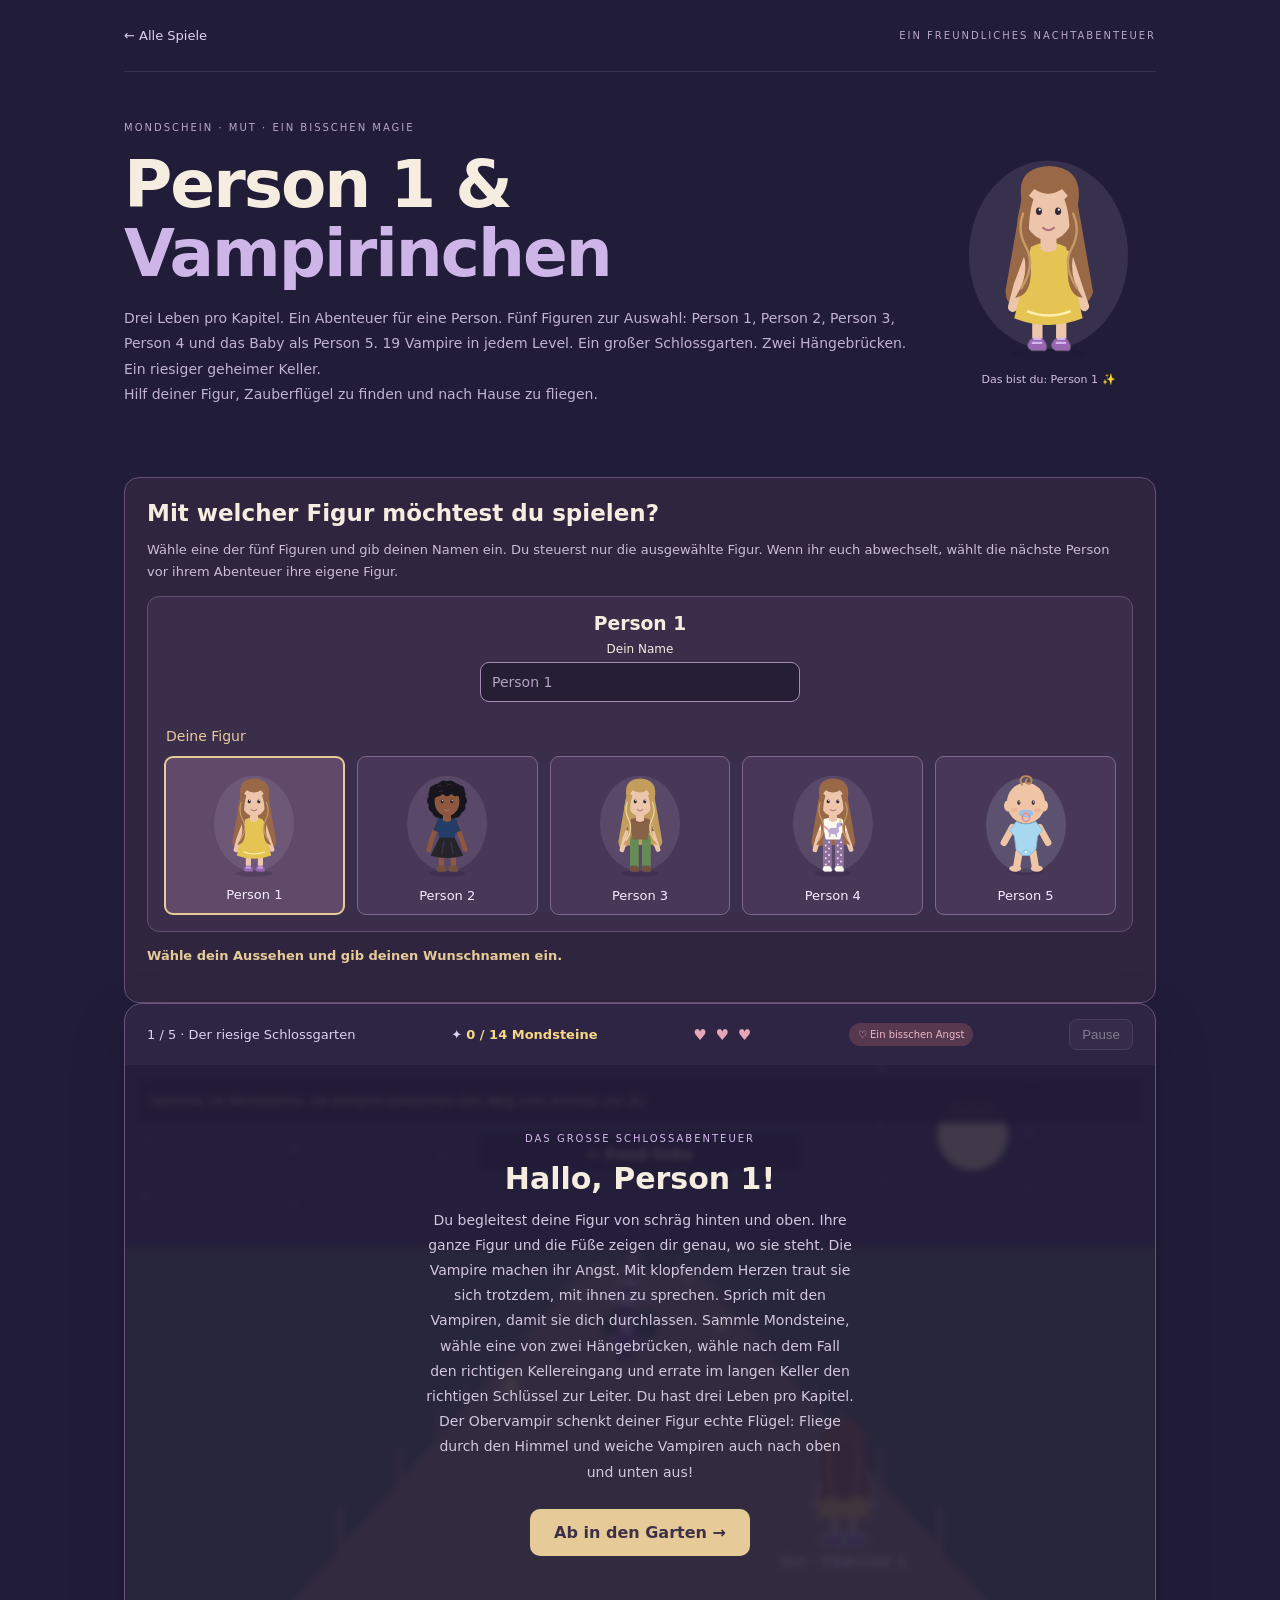
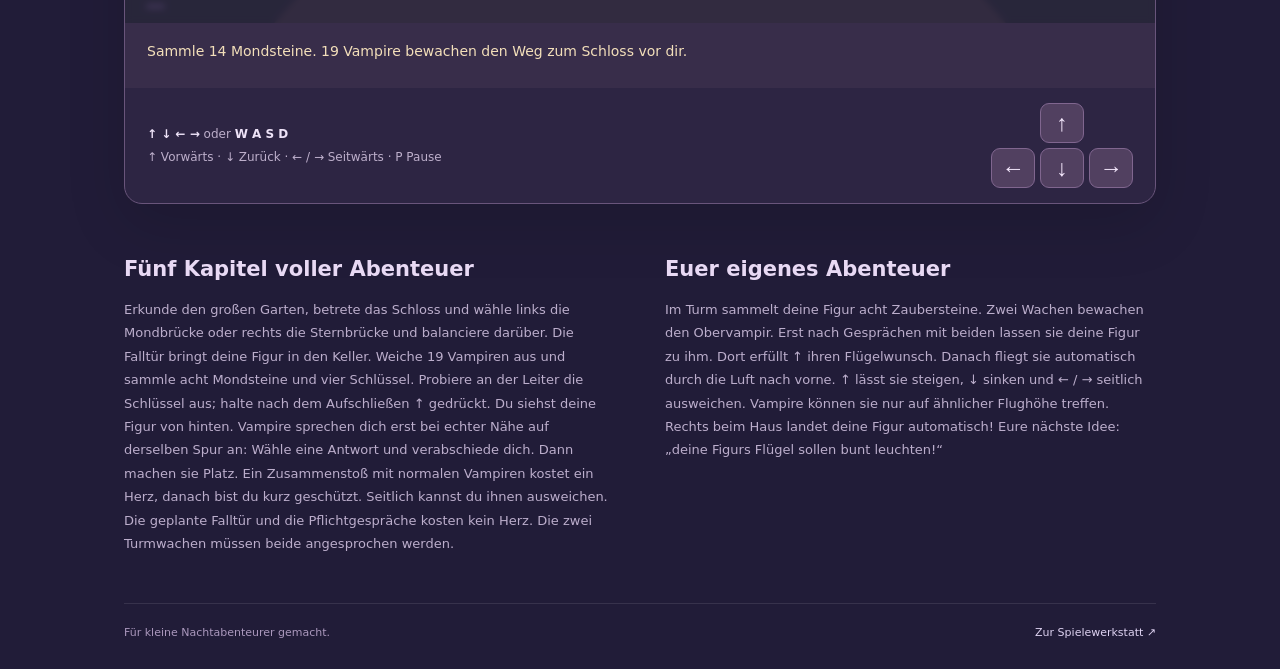
<file: vampirinchen/index.html>
<!doctype html>
<html lang="de"><head><meta charset="utf-8"><meta name="viewport" content="width=device-width,initial-scale=1"><meta name="theme-color" content="#211c38"><title>Vampirinchen &amp; Freundinnen</title><link rel="stylesheet" href="style.css?v=kurze-locken-25"></head>
<body><main>
<header><a href="../">← Alle Spiele</a><span>EIN FREUNDLICHES NACHTABENTEUER</span></header>
<div class="heading"><div><p class="eyebrow">MONDSCHEIN · MUT · EIN BISSCHEN MAGIE</p><h1><span id="hero-name">Person 1</span> &amp;<br><em>Vampirinchen</em></h1><p>Drei Leben pro Kapitel. Ein Abenteuer für eine Person. Fünf Figuren zur Auswahl: Person 1, Person 2, Person 3, Person 4 und das Baby als Person 5. 19 Vampire in jedem Level. Ein großer Schlossgarten. Zwei Hängebrücken. Ein riesiger geheimer Keller.<br>Hilf deiner Figur, Zauberflügel zu finden und nach Hause zu fliegen.</p></div><figure id="hero-portrait" class="lotta-look"><img id="selected-portrait" src="lea.svg?v=kurze-locken-25" width="220" height="280" alt="Person 1 mit mittelbraunen Haaren, gelbem Kleid und lila Sandalen"><figcaption id="portrait-caption">Das bist du: Person 1 ✨</figcaption></figure></div>
<section class="party-lobby" aria-label="Spielfigur und Namen auswählen"><h2>Mit welcher Figur möchtest du spielen?</h2><p>Wähle eine der fünf Figuren und gib deinen Namen ein. Du steuerst nur die ausgewählte Figur. Wenn ihr euch abwechselt, wählt die nächste Person vor ihrem Abenteuer ihre eigene Figur.</p><div id="party-slots"></div><p id="party-status" role="status" aria-live="polite"></p></section>
<section class="game-card" aria-label="Abenteuer mit Vampirinchen spielen">
<div class="bar"><span id="level">1 / 5 · Der große Schlossgarten</span><span>✦ <b id="score">0 / 3 Zaubersteine</b></span><span id="lives" aria-label="3 von 3 Leben">♥ ♥ ♥</span><span id="feeling" class="fear-badge">♡ Ein bisschen Angst</span><button id="pause" disabled>Pause</button></div>
<div class="field"><canvas tabindex="0" id="game" width="960" height="520" aria-label="Kamera leicht oberhalb und hinter deiner Figur. Hoch zum Vorwärtsgehen, runter zurück, links und rechts seitwärts. Mit Vampiren per Antwortknopf sprechen."></canvas><section id="conversation" hidden role="dialog" aria-modal="true" aria-labelledby="talk-name"><span>EIN GESPRÄCH ÖFFNET DEN WEG</span><img id="talk-portrait" hidden src="vampirinchen.svg?v=kurze-locken-25" width="66" height="81" alt="Vampirinchen mit langen violetten Haaren"><h2 id="talk-name">Vampirinchen</h2><p id="talk-thought" class="thought"></p><p id="talk-text"></p><div><button id="reply-one">Freundlich fragen</button><button id="reply-two">Den Weg erklären</button></div><small>Antwort auswählen oder Taste 1 / 2 drücken</small></section><section id="door-choice" hidden role="dialog" aria-modal="true" aria-labelledby="door-title"><span>WÄHLE MIT BEDACHT</span><h2 id="door-title">Drei Eingänge nach dem Fall</h2><p>Du bist durch die Falltür gefallen! Nur einer dieser Eingänge führt in den richtigen Keller. Die anderen bringen dich nach draußen – dann beginnt das ganze Abenteuer wieder von vorne!</p><div><button id="door-one" data-door="0">Eingang 1 · Lila</button><button data-door="1">Eingang 2 · Grün</button><button data-door="2">Eingang 3 · Braun</button></div><small>Einen Eingang antippen oder 1 / 2 / 3 drücken</small></section><div id="overlay"><span id="tag">DAS GROSSE SCHLOSSABENTEUER</span><h2 id="title">Hallo, Person 1!</h2><p id="description">Du begleitest deine Figur von schräg hinten und oben. Ihre ganze Figur und die Füße zeigen dir genau, wo sie steht. Die Vampire machen ihr Angst. Mit klopfendem Herzen traut sie sich trotzdem, mit ihnen zu sprechen. Sprich mit den Vampiren, damit sie dich durchlassen. Sammle Mondsteine, wähle eine von zwei Hängebrücken, wähle nach dem Fall den richtigen Kellereingang und errate im langen Keller den richtigen Schlüssel zur Leiter. Du hast drei Leben pro Kapitel. Der Obervampir schenkt deiner Figur echte Flügel: Fliege durch den Himmel und weiche Vampiren auch nach oben und unten aus!</p><button id="start" class="primary">Ab in den Garten →</button></div></div>
<p class="dialog" id="dialog" role="status" aria-live="polite">deine Figur: „Hallo Vampirinchen! Ich möchte nur zum Gartentor.“</p>
<section id="key-choice" hidden aria-label="Schlüssel an der Leiter ausprobieren"><h3>Welcher Schlüssel öffnet das Schloss?</h3><p id="lock-status" role="status" aria-live="polite">Probiere deine Schlüssel aus.</p><div class="key-buttons"><button data-lock-key="0">Mondschlüssel</button><button data-lock-key="1">Sternschlüssel</button><button data-lock-key="2">Herzschlüssel</button><button data-lock-key="3">Blitzschlüssel</button></div></section><div class="controls" id="solo-controls"><p><strong>↑ ↓ ← →</strong> oder <strong>W A S D</strong><br><span id="control-hint">↑ Vorwärts · ↓ Zurück · ← / → Seitwärts · P Pause</span></p><div class="pad" aria-label="Bildschirmsteuerung"><button data-key="ArrowUp" class="up" aria-label="Vorwärts gehen">↑</button><button data-key="ArrowLeft" class="left" aria-label="Nach links">←</button><button data-key="ArrowDown" class="down" aria-label="Zurück gehen">↓</button><button data-key="ArrowRight" class="right" aria-label="Nach rechts">→</button></div></div>
<div id="party-controls" hidden aria-label="Eigene Bildschirmsteuerung für jede Person"></div><p id="team-hud" hidden role="status" aria-live="polite"></p>
</section>
<section class="instructions"><article><h2>Fünf Kapitel voller Abenteuer</h2><p>Erkunde den großen Garten, betrete das Schloss und wähle links die Mondbrücke oder rechts die Sternbrücke und balanciere darüber. Die Falltür bringt deine Figur in den Keller. Weiche 19 Vampiren aus und sammle acht Mondsteine und vier Schlüssel. Probiere an der Leiter die Schlüssel aus; halte nach dem Aufschließen ↑ gedrückt. Du siehst deine Figur von hinten. Vampire sprechen dich erst bei echter Nähe auf derselben Spur an: Wähle eine Antwort und verabschiede dich. Dann machen sie Platz. Ein Zusammenstoß mit normalen Vampiren kostet ein Herz, danach bist du kurz geschützt. Seitlich kannst du ihnen ausweichen. Die geplante Falltür und die Pflichtgespräche kosten kein Herz. Die zwei Turmwachen müssen beide angesprochen werden.</p></article><article><h2>Euer eigenes Abenteuer</h2><p>Im Turm sammelt deine Figur acht Zaubersteine. Zwei Wachen bewachen den Obervampir. Erst nach Gesprächen mit beiden lassen sie deine Figur zu ihm. Dort erfüllt ↑ ihren Flügelwunsch. Danach fliegt sie automatisch durch die Luft nach vorne. ↑ lässt sie steigen, ↓ sinken und ← / → seitlich ausweichen. Vampire können sie nur auf ähnlicher Flughöhe treffen. Rechts beim Haus landet deine Figur automatisch! Eure nächste Idee: „deine Figurs Flügel sollen bunt leuchten!“</p></article></section><footer>Für kleine Nachtabenteurer gemacht. <a href="../">Zur Spielewerkstatt ↗</a></footer>
</main><script type="module" src="spiel.mjs?v=kurze-locken-25"></script></body></html>
</file>
<file: autofahrt/style.css>
*{box-sizing:border-box}body{margin:0;background:#182e38;color:#f0efe5;font-family:system-ui,sans-serif}main{max-width:1080px;margin:auto;padding:0 20px}a{color:inherit;text-decoration:none}header{display:flex;justify-content:space-between;gap:15px;padding:26px 0;border-bottom:1px solid #ffffff20;font-size:12px}header span,.eyebrow{font-size:10px;letter-spacing:2px;color:#a4c0bd}.intro{padding:28px 3px 24px}h1{font-size:clamp(39px,7vw,68px);letter-spacing:-2px;margin:15px 0}h1 em{font-style:normal;color:#eab76c}.intro>p:last-child{font-size:14px;line-height:1.8;color:#aec5c4}.card{border:1px solid #5d7479;border-radius:18px;overflow:hidden;background:#243f49}.bar{display:flex;align-items:center;justify-content:space-between;padding:15px 22px;font-size:13px;color:#e8d5a5}.bar button,#reset{border:1px solid #71868b;color:#f0e9d5;background:#355560;border-radius:8px;padding:9px 13px;cursor:pointer}.bar button:disabled{opacity:.4}.field{position:relative}canvas{width:100%;height:auto;display:block}#overlay{position:absolute;inset:0;background:#172d38e8;display:flex;flex-direction:column;align-items:center;justify-content:center;text-align:center;padding:20px;backdrop-filter:blur(3px)}#overlay[hidden]{display:none}#overlay>span{font-size:10px;letter-spacing:2px;color:#e8bd7c}#overlay h2{font-size:31px;margin:17px 0 12px}#overlay p{max-width:460px;line-height:1.8;font-size:14px;color:#bbcaca;margin:0 0 22px}#start{background:#eabd7a;color:#223841;border:0;border-radius:10px;padding:14px 26px;font:inherit;font-weight:700;cursor:pointer}#message{min-height:60px;background:#304e58;color:#f6deb1;padding:16px 22px;margin:0;font-size:13px;line-height:1.6}.controls{display:flex;gap:25px;justify-content:space-between;align-items:center;padding:19px 22px}.pad{display:grid;grid-template-columns:repeat(3,76px);grid-template-rows:repeat(2,44px);gap:6px}.pad button{background:#41636d;color:white;border:1px solid #839697;border-radius:9px;font:inherit;font-size:12px;touch-action:none;user-select:none;cursor:pointer}.pad button:active{background:#6a8990}.up{grid-column:2}.left{grid-column:1;grid-row:2}.down{grid-column:2;grid-row:2}.right{grid-column:3;grid-row:2}.help{font-size:12px;line-height:1.8;color:#b1c5c4;max-width:260px}.help small{font-size:11px}.tips{display:grid;grid-template-columns:1fr 1fr;gap:40px;padding:28px 3px}.tips h2{font-size:21px}.tips p{font-size:13px;color:#aec3c3;line-height:1.8}footer{border-top:1px solid #ffffff20;padding:23px 0 30px;font-size:11px;color:#99b3b5;display:flex;justify-content:space-between;gap:15px}button:focus-visible,a:focus-visible{outline:3px solid #f4ce85;outline-offset:3px}@media(max-width:600px){main{padding:0 10px}header span{font-size:8px;letter-spacing:1px}.intro>p:last-child{font-size:12px}.bar{padding:12px;font-size:11px}#overlay>span{font-size:8px}#overlay h2{font-size:23px;margin:12px 0}#overlay p{font-size:11px;line-height:1.5;margin-bottom:14px}#start{padding:11px 22px;font-size:12px}.controls{flex-wrap:wrap;padding:14px 12px;gap:12px}.pad{grid-template-columns:repeat(3,70px);grid-template-rows:repeat(2,47px)}.help{display:none}#reset{font-size:10px;padding:10px 8px}#message{font-size:12px;padding:13px}.tips{grid-template-columns:1fr;gap:5px}footer{font-size:10px}}

/* Lenken und Pedale getrennt für beide Daumen. */
.pad{display:flex;align-items:center;justify-content:space-between;gap:30px;flex:0 1 360px;grid-template:none}
.steer{display:grid;grid-template-columns:repeat(2,66px);gap:8px}.pedals{display:grid;grid-template-columns:82px;gap:8px}
.steer span{grid-column:1/-1}.pad span{font-size:9px;letter-spacing:1px;color:#b7cccc;text-align:center}.pad button{min-height:55px;font-size:13px}
@media(max-width:600px){.pad{flex:1 1 100%;max-width:420px;gap:25px}.steer{grid-template-columns:repeat(2,minmax(66px,80px))}.pedals{grid-template-columns:92px}.pad button{min-height:58px;font-size:14px}}
</file>
<file: handball/style.css>
*{box-sizing:border-box}body{margin:0;background:#122b38;color:#f0f2e8;font-family:system-ui,sans-serif}main{max-width:1120px;margin:auto;padding:0 22px}a{color:inherit;text-decoration:none}header{display:flex;justify-content:space-between;padding:25px 0;border-bottom:1px solid #ffffff20;font-size:12px}header span,.eyebrow{font-size:10px;letter-spacing:2px;color:#a3c0bd}.intro{padding:30px 3px 24px}h1{font-size:clamp(38px,7vw,68px);letter-spacing:-2px;margin:14px 0}h1 em{font-style:normal;color:#f0c864}.intro>p:last-child{color:#b1c6c8;font-size:14px;line-height:1.7}.card{border-radius:17px;overflow:hidden;border:1px solid #536b70;background:#1c3a47}.bar{display:flex;align-items:center;justify-content:space-between;gap:12px;padding:16px 22px;font-size:12px;letter-spacing:1px}.bar b{font-size:26px;color:#f0cb70;margin:0 10px}.bar strong{font-size:16px}.bar button{background:#314e58;color:white;border:1px solid #617a7e;border-radius:6px;padding:7px 11px;cursor:pointer}.bar button:disabled{opacity:.4}.field{position:relative}canvas{display:block;width:100%;height:auto}#overlay{position:absolute;inset:0;background:#102b38e8;display:flex;flex-direction:column;justify-content:center;align-items:center;text-align:center;padding:20px;backdrop-filter:blur(2px)}#overlay[hidden]{display:none}#overlay>span{font-size:10px;color:#edcc77;letter-spacing:2px}#overlay h2{font-size:30px;margin:16px 0}#overlay p{font-size:14px;line-height:1.7;max-width:460px;color:#bccdcc;margin:0 0 22px}#start{background:#efd078;color:#243b40;border:0;border-radius:9px;padding:14px 28px;font:inherit;font-weight:700;cursor:pointer}#message{min-height:60px;margin:0;background:#294854;padding:16px 22px;font-size:14px;line-height:1.6;color:#f6e4b1}.controls{display:flex;justify-content:space-between;align-items:center;gap:18px;padding:17px 22px}.caption{display:block;font-size:9px;letter-spacing:1.5px;color:#acc5c5;margin-bottom:8px}.pad{display:grid;grid-template-columns:repeat(3,45px);grid-template-rows:repeat(2,42px);gap:5px}.pad button,.actions button{border:1px solid #6b8786;background:#365863;color:white;border-radius:8px;font:inherit;font-size:21px;cursor:pointer;touch-action:none;user-select:none}.up{grid-column:2}.left{grid-column:1;grid-row:2}.down{grid-column:2;grid-row:2}.right{grid-column:3;grid-row:2}.actions{display:flex;flex-direction:column;gap:6px}.actions button{font-size:12px;padding:9px 14px;font-weight:700}#shoot{background:#edcb70;color:#243b40;border-color:#edcb70}.actions button:disabled{opacity:.4}.pad button:active,.actions button:active{filter:brightness(1.3)}.keyboard{font-size:12px;line-height:2;color:#b1c7c7}.keyboard b{color:#f2dfb1}.keyboard small{font-size:11px}.tips{display:grid;grid-template-columns:1fr 1fr;gap:40px;padding:28px 3px}.tips h2{font-size:22px}.tips p{font-size:13px;line-height:1.8;color:#afc4c5}footer{border-top:1px solid #ffffff20;padding:22px 0 30px;font-size:11px;color:#99b4b6;display:flex;justify-content:space-between;gap:15px}button:focus-visible,a:focus-visible{outline:3px solid #f2d578;outline-offset:3px}@media(max-width:600px){main{padding:0 10px}.intro{padding-top:20px}.bar{padding:12px 10px;font-size:8px;gap:6px}.bar b{font-size:22px;margin:0 5px}.bar strong{font-size:12px}.bar button{padding:6px}.intro>p:last-child{font-size:12px}#overlay h2{font-size:22px;margin:10px 0}#overlay p{font-size:11px;line-height:1.5;margin-bottom:12px}#overlay>span{font-size:8px}#start{font-size:12px;padding:10px 22px}#message{padding:12px;font-size:12px}.controls{padding:14px 12px;gap:8px}.keyboard{display:none}.pad{grid-template-columns:repeat(3,47px);grid-template-rows:repeat(2,47px)}.actions button{padding:10px 14px}.tips{grid-template-columns:1fr;gap:0}footer{font-size:10px}}
</file>
<file: lana-keksflucht/style.css>
*{box-sizing:border-box}body{margin:0;background:#f4f0e5;color:#3a5146;font-family:system-ui,sans-serif}main{max-width:1050px;margin:auto;padding:0 22px}a{color:inherit;text-decoration:none}header{display:flex;justify-content:space-between;padding:25px 0;border-bottom:1px solid #d9ddcc;gap:15px;font-size:12px}header span,.eyebrow{font-size:10px;letter-spacing:1.7px;color:#829173}.intro{padding:30px 0 25px}h1{font-size:clamp(34px,6vw,60px);letter-spacing:-2px;margin:17px 0}h1 em{font-style:normal;color:#af5858}.intro>p:last-child{color:#82917c;font-size:14px;line-height:1.8}.card{overflow:hidden;border:1px solid #cdd8bf;border-radius:18px;background:#fffef7}.bar{display:flex;align-items:center;justify-content:space-between;gap:12px;padding:14px 22px;color:#657d56;font-size:12px}.bar button{font:inherit;background:#edf1df;border:1px solid #cbd8b8;border-radius:8px;padding:8px 13px;color:#506c45;cursor:pointer}.bar button:disabled{opacity:.4}.field{position:relative;background:#bed0a5}canvas{display:block;width:100%;height:auto}#overlay{position:absolute;inset:0;display:flex;flex-direction:column;justify-content:center;align-items:center;text-align:center;background:#f8f7e9eb;padding:22px;backdrop-filter:blur(3px)}#overlay[hidden]{display:none}#overlay>span{font-size:10px;letter-spacing:1.6px;color:#8c956e}#overlay h2{font-size:29px;letter-spacing:-1px;margin:17px 0 12px}#overlay p{max-width:450px;font-size:14px;line-height:1.8;color:#7d8d72;margin:0 0 22px}#start{font:inherit;font-weight:700;background:#9c5359;color:#fff8e8;border:0;border-radius:10px;padding:14px 23px;cursor:pointer}#message{background:#e8eeda;color:#5a724b;font-size:13px;line-height:1.6;margin:0;padding:16px 22px;min-height:56px}.footer-controls{display:flex;align-items:center;justify-content:space-between;gap:25px;padding:18px 22px}.pad{display:grid;grid-template-columns:repeat(3,47px);grid-template-rows:repeat(2,43px);gap:6px}.pad button{font:inherit;font-size:23px;background:#e9efdb;border:1px solid #c8d8b6;color:#536f48;border-radius:9px;touch-action:none;user-select:none;cursor:pointer}.pad button:active{background:#cfdfbc}.up{grid-column:2}.left{grid-column:1;grid-row:2}.down{grid-column:2;grid-row:2}.right{grid-column:3;grid-row:2}.exit-list{display:flex;flex-direction:column;gap:8px;font-size:12px;color:#9b8e68}.exit-list .found{color:#4e814c;font-weight:700}.tips{display:grid;grid-template-columns:1fr 1fr;gap:45px;padding:27px 0}.tips h2{font-size:21px}.tips p{color:#829078;font-size:13px;line-height:1.8}footer{display:flex;justify-content:space-between;gap:15px;border-top:1px solid #d9ddcc;padding:23px 0 30px;font-size:11px;color:#87967d}button:focus-visible,a:focus-visible{outline:3px solid #d59b51;outline-offset:4px}@media(max-width:600px){main{padding:0 12px}header span{font-size:8px;letter-spacing:1px}.bar{gap:7px;padding:12px;font-size:10px}.bar button{padding:7px 9px}.intro>p:last-child{font-size:12px}#overlay{padding:15px}#overlay h2{font-size:22px;margin:12px 0}#overlay p{font-size:11px;line-height:1.6;margin-bottom:14px}#overlay>span{font-size:8px}#start{font-size:12px;padding:11px 20px}#message{font-size:12px;padding:13px}.footer-controls{padding:14px;gap:12px}.pad{grid-template-columns:repeat(3,48px);grid-template-rows:repeat(2,48px)}.exit-list{font-size:10px}.tips{grid-template-columns:1fr;gap:5px}footer{font-size:10px}}

#chase-status{font-size:10px;color:#9d6163}.bar{flex-wrap:wrap}body.night{background:#242d38}@media(max-width:600px){#chase-status{flex-basis:100%;order:5;font-size:10px}.bar{justify-content:space-between}}
</file>
<file: mathe-4/style.css>
*{box-sizing:border-box}body{margin:0;background:#f5f3ec;color:#304a55;font-family:system-ui,sans-serif}main{max-width:1060px;padding:0 24px;margin:auto}a{color:inherit;text-decoration:none}header{display:flex;justify-content:space-between;gap:20px;padding:27px 0;border-bottom:1px solid #dce1d7;font-size:12px}header span,.eyebrow{font-size:10px;letter-spacing:1.7px;color:#83928a}.intro{padding:34px 0 28px}h1{font-size:clamp(32px,5.5vw,57px);letter-spacing:-2px;margin:17px 0}h1 em{font-style:normal;color:#b37e48}.intro>p:last-child{font-size:14px;line-height:1.8;color:#849184}.settings{display:flex;flex-wrap:wrap;align-items:flex-end;gap:16px;padding:20px;background:#eaf0e2;border:1px solid #d9e1ce;border-radius:14px;margin-bottom:24px}.settings label{display:flex;flex-direction:column;gap:7px;font-size:11px;color:#687e67}.settings label:first-child{flex:1;min-width:200px}select{font:inherit;font-size:13px;border:1px solid #cbd6bd;border-radius:8px;padding:10px;color:#3e5b4c;background:#fcfdf6;max-width:100%}button{font:inherit;cursor:pointer}#new-round{border:1px solid #c5d3b7;background:#f6f8ed;border-radius:8px;padding:10px 15px;color:#526c4d;font-size:12px}.card{background:#fffef9;border:1px solid #dce1d5;border-radius:18px;padding:26px 34px;box-shadow:0 15px 35px #304a5505}.bar{display:flex;justify-content:space-between;font-size:12px;color:#82907a}#stars{color:#a78040;font-weight:700}.progress-track{height:6px;border-radius:20px;background:#edf0e2;margin:17px 0 30px;overflow:hidden}#fill{background:#d1ab62;height:100%;width:0}.pill{background:#edf1e3;color:#7d8c68;font-size:9px;letter-spacing:1.5px;border-radius:20px;padding:7px 10px}#title{font-size:27px;letter-spacing:-.7px;margin:20px 0 12px}#prompt{font-size:15px;line-height:1.8;color:#6f8273;overflow-wrap:anywhere;max-width:760px}#visual{max-width:500px;margin:15px auto}#visual svg{display:block;max-width:100%;height:190px;font-size:16px;fill:#566f4c}#visual .svg-note{font-size:11px;fill:#89967f}.big-expression{font-size:clamp(28px,5vw,44px);text-align:center;font-weight:700;margin:25px 0;font-variant-numeric:tabular-nums}.sequence{display:flex;justify-content:center;gap:9px;flex-wrap:wrap;margin:25px 0}.sequence span{padding:12px 16px;border:1px solid #d3dec7;background:#f4f7ed;border-radius:10px;font-size:20px;font-weight:600}.sequence span+span:before{content:'→';color:#9cac8b;margin-right:12px}.columns{border-collapse:separate;border-spacing:5px 4px;margin:20px auto;table-layout:fixed;max-width:100%;font-variant-numeric:tabular-nums}.columns th{font-size:10px;color:#8b9a82;font-weight:600}.columns th:first-child{width:23px;font-size:20px;color:#7d895f}.columns td{text-align:center;width:45px}.columns input{width:43px;height:45px;border:1px solid #c9d6b9;border-radius:6px;background:#fafcf3;text-align:center;font:600 23px system-ui;color:#355349;padding:3px}.columns .notes-row input{height:30px;font-size:14px;border-style:dashed;background:#fffdf2;color:#9c7e4d}.operand td{height:38px;font-size:27px;color:#425e50}.row-caption td{font-size:10px;text-align:left;color:#8b967e;width:auto;padding:7px 0 0}.answer-row:first-of-type td{border-top:1px solid #b6c4a7}.operand+.row-caption td{border-top:2px solid #839974}.fields{display:flex;justify-content:center;flex-wrap:wrap;gap:18px;margin:25px 0}.fields label{display:flex;flex-direction:column;align-items:center;gap:8px;font-size:12px;color:#7f9073}.fields input{width:145px;border:2px solid #c9d6b9;border-radius:10px;background:#fcfdf7;color:#38574b;text-align:center;font:700 25px system-ui;padding:12px}.fields small{font-size:11px;color:#89947e}#workspace{overflow-x:auto;padding:0 0 8px}.primary{display:block;border:0;border-radius:10px;background:#3e6973;color:#fffdf3;font-size:13px;font-weight:600;padding:13px 23px;margin:15px auto}button:disabled{opacity:.5;cursor:default}#feedback{font-size:13px;line-height:1.8;color:#819078;text-align:center;min-height:46px;margin:18px auto;max-width:700px}#feedback.success{color:#4d814b;font-weight:600}#feedback.retry{color:#ab7841}.help-buttons{display:flex;justify-content:center;gap:15px;border-top:1px solid #e5e8db;padding-top:18px}.help-buttons button{background:none;border:0;color:#8f7d4b;font-size:12px;padding:8px}#hint,#steps{background:#f7f0de;border:1px solid #ece3c7;border-radius:10px;padding:18px 22px;font-size:13px;line-height:1.9;color:#887747;margin:15px 0}#steps{padding-left:42px}.keypad-wrap{margin-top:22px;text-align:center;color:#829078;font-size:12px}.keypad-wrap summary{cursor:pointer;padding:9px}.keypad-wrap p{font-size:11px}.keypad{display:grid;grid-template-columns:repeat(3,63px);gap:7px;justify-content:center;margin:12px}.keypad button{background:#edf1e3;border:1px solid #d0ddc3;border-radius:8px;font-size:20px;min-height:43px;color:#5c7352}#complete{text-align:center;padding:30px 0 45px}#complete h2{font-size:29px}.celebration{font-size:45px;color:#d7af5e}#complete p{color:#87947e;line-height:1.9;font-size:14px}.notes{display:grid;grid-template-columns:1fr 1fr;gap:45px;padding:28px 0}.notes h2{font-size:21px}.notes p{font-size:13px;line-height:1.8;color:#83917d}footer{display:flex;justify-content:space-between;gap:15px;padding:24px 0 30px;border-top:1px solid #dce1d7;font-size:11px;color:#8a9782}[hidden]{display:none!important}button:focus-visible,input:focus-visible,select:focus-visible,a:focus-visible,summary:focus-visible{outline:3px solid #d3aa5b;outline-offset:3px}@media(max-width:600px){main{padding:0 13px}header{font-size:10px}header span{font-size:8px;letter-spacing:1px}.intro{padding:24px 0 20px}.intro>p:last-child{font-size:12px}.settings{padding:14px;gap:12px}.settings label:first-child{flex-basis:100%}.card{padding:22px 13px}#title{font-size:24px}#prompt{font-size:13px}.columns{border-spacing:3px}.columns td{width:34px}.columns input{width:33px;height:41px;font-size:21px}.columns th:first-child{width:16px}.operand td{font-size:24px}.fields{gap:12px}.fields input{width:105px;padding:10px;font-size:24px}.fields label{font-size:11px}#hint,#steps{font-size:12px}.notes{grid-template-columns:1fr;gap:0}.sequence{gap:7px}.sequence span{font-size:16px;padding:10px}.sequence span+span:before{margin-right:6px}footer{font-size:10px}}
</file>
<file: plusreise/style.css>
*{box-sizing:border-box}body{margin:0;background:#fbf5e9;color:#3d5142;font-family:system-ui,sans-serif}main{max-width:920px;margin:auto;padding:0 24px}a{color:inherit;text-decoration:none}header{display:flex;justify-content:space-between;gap:15px;padding:27px 0;border-bottom:1px solid #dedfce;font-size:12px}header span,.eyebrow{color:#82906e;font-size:10px;letter-spacing:1.7px}.intro{padding:35px 0 25px}h1{font-size:clamp(35px,6vw,59px);letter-spacing:-2px;margin:15px 0}h1 em{font-style:normal;color:#b28b37}.intro>p:last-child{color:#809077;font-size:14px;line-height:1.8}.game{background:#fffef8;border:1px solid #e0e0cd;border-radius:22px;padding:26px 34px;text-align:center;box-shadow:0 16px 40px #55562908}.top{display:flex;justify-content:space-between;font-size:12px;font-weight:600;color:#788563}#suns{color:#ac8736}.progress{height:7px;background:#eff0dc;border-radius:10px;margin:17px 0 25px;overflow:hidden}#progress-fill{height:100%;width:0;background:#e3b855;transition:width .2s}.level-label{font-size:11px;display:flex;align-items:center;justify-content:center;gap:14px;color:#82906f}select{background:#f2f3e6;color:#56684c;border:1px solid #dce0c8;border-radius:9px;font:inherit;padding:10px 12px;max-width:100%}.sky{font-size:36px;margin:24px 0;letter-spacing:12px}.prompt{color:#8a977b;font-size:10px;letter-spacing:2px}#task{font-size:clamp(36px,7vw,64px);letter-spacing:-1px;margin:16px 0 25px;font-variant-numeric:tabular-nums}form{display:flex;justify-content:center;gap:12px}#answer{width:125px;border:2px solid #cdd8b8;border-radius:12px;font:700 29px system-ui;text-align:center;color:#3d5142;background:#fcfdf6;padding:12px}button{font:inherit;cursor:pointer}#check,#next,#restart{border:0;border-radius:11px;padding:14px 23px;background:#547c59;color:white;font-weight:600}button:disabled{cursor:default;opacity:.55}#feedback{min-height:48px;max-width:520px;margin:19px auto;color:#7f8c70;font-size:13px;line-height:1.7}#feedback.success{color:#3b7e46;font-weight:600}#feedback.retry{color:#9d6d31}#next{margin:0 0 20px;background:#b48c3d}.keypad{display:grid;grid-template-columns:repeat(3,70px);gap:8px;justify-content:center;margin:7px 0 23px}.keypad button{min-height:46px;background:#f0f2e4;border:1px solid #dce2cd;color:#4b6244;border-radius:9px;font-size:21px}.keypad button:active{background:#dce6c9}.hint-button{background:none;color:#8b783e;border:0;font-size:12px;padding:12px}#hint{background:#f6efdc;border-radius:12px;padding:16px;margin-top:12px}#hint p{font-size:13px;line-height:1.8;color:#887642;margin:0 0 15px}.number-line{border-top:2px solid #bbad7a;display:flex;justify-content:space-between;padding-top:9px;font-size:10px;color:#8e8053}.number-line span{position:relative}.number-line span:before{content:'';position:absolute;left:50%;top:-12px;width:1px;height:6px;background:#bbad7a}.notes{display:grid;grid-template-columns:1fr 1fr;gap:45px;padding:30px 0}.notes h2{font-size:21px}.notes p{font-size:13px;line-height:1.8;color:#819075}footer{display:flex;justify-content:space-between;gap:14px;padding:23px 0 30px;border-top:1px solid #dedfce;font-size:11px;color:#879479}#complete{padding:20px 0 35px}#complete h2{font-size:30px}#complete p{font-size:14px;line-height:1.8;color:#7c8b71}.celebrate{font-size:50px;margin:25px 0}.sr-only{position:absolute;width:1px;height:1px;padding:0;margin:-1px;overflow:hidden;clip:rect(0,0,0,0);white-space:nowrap;border:0}[hidden]{display:none!important}button:focus-visible,a:focus-visible,input:focus-visible,select:focus-visible{outline:3px solid #dfb24c;outline-offset:4px}@media(max-width:600px){main{padding:0 15px}header{font-size:11px}header span{font-size:8px;letter-spacing:1px}.intro{padding:24px 0 18px}.game{padding:22px 16px}.level-label{flex-direction:column;gap:8px}.sky{font-size:29px;margin:21px 0}.keypad{grid-template-columns:repeat(3,76px)}.keypad button{min-height:50px}#answer{width:100px}#check{font-size:13px;padding:12px 18px}.notes{grid-template-columns:1fr;gap:0}footer{font-size:10px}.number-line{font-size:8px}}@media(prefers-reduced-motion:reduce){#progress-fill{transition:none}}

.answer-part{display:flex;flex-direction:column;gap:7px;align-items:center}.answer-part label:not(.sr-only){font-size:12px;color:#72845f}#answer-ones{width:100px;border:2px solid #cdd8b8;border-radius:12px;font:700 29px system-ui;text-align:center;color:#3d5142;background:#fcfdf6;padding:12px}#answer-form{align-items:flex-end;flex-wrap:wrap}#task{overflow-wrap:anywhere}
</file>
<file: ponyrennen/style.css>
@import url('https://fonts.googleapis.com/css2?family=DM+Sans:wght@400;500;600;700&family=Manrope:wght@400;500;600;700;800&display=swap');
:root{--ink:#29443a;--muted:#7d897e;--paper:#f7f6ef;--line:#e2e5d8;--green:#39745b;--lime:#e4edb6}*{box-sizing:border-box}html{scroll-behavior:smooth}body{margin:0;background:var(--paper);color:var(--ink);font-family:'DM Sans',sans-serif}button,input{font:inherit}button,a,input{ -webkit-tap-highlight-color:transparent}button{cursor:pointer}a{color:inherit;text-decoration:none}button:focus-visible,a:focus-visible,input:focus-visible{outline:3px solid #d59744;outline-offset:4px}.topbar{max-width:1240px;margin:auto;height:100px;border-bottom:1px solid var(--line);display:flex;align-items:center;justify-content:space-between;padding:0 36px}.brand{display:flex;align-items:center;gap:10px;font-size:22px;font-weight:800;letter-spacing:-1px}.brand-icon{font-size:35px;transform:scaleX(-1)}.tag{font-size:9px;letter-spacing:1.5px;font-weight:600;color:var(--muted);border-left:1px solid var(--line);padding-left:20px;margin-left:14px}.workshop-link{font-size:13px;font-weight:600}.workshop-link span{margin-left:14px}main{max-width:1168px;padding:0 24px;margin:auto}.intro{display:flex;justify-content:space-between;padding:54px 4px 38px;align-items:center}.eyebrow{font-size:10px;font-weight:700;letter-spacing:2px;display:flex;align-items:center;gap:9px}.eyebrow span{width:7px;height:7px;border-radius:50%;background:#87a56b}h1{font-family:Manrope,sans-serif;font-weight:800;font-size:66px;line-height:1.07;letter-spacing:-3px;margin:20px 0}h1 em{font-style:normal;color:#7f9858}.intro p{font-size:14px;line-height:1.8;color:var(--muted);margin:0}.intro-note{transform:rotate(7deg);margin-right:90px;margin-top:35px}.intro-note p{font-size:19px;color:#708766;line-height:1.4;letter-spacing:-.5px}.little-star{font-size:45px;color:#d3a355;position:absolute;left:-65px;top:0}.intro-note svg{width:100px;height:45px;fill:none;stroke:#84956b;stroke-width:1.5;margin-left:25px;margin-top:10px}.game-card{border:1px solid #dce1cf;border-radius:19px;overflow:hidden;background:white;box-shadow:0 12px 40px #39483308}.game-bar{height:64px;display:flex;align-items:center;justify-content:space-between;padding:0 25px;font-size:12px}.pony-id{display:flex;align-items:center;gap:12px;color:#899181}.pony-id strong{color:var(--ink);max-width:150px;overflow:hidden;text-overflow:ellipsis;white-space:nowrap}.pony-dot{width:9px;height:9px;background:#9cae79;border:3px solid #e9efde;box-sizing:content-box;border-radius:50%}.divider{color:#d6dbcf}.stats{display:flex;align-items:center;gap:28px;font-size:17px}.stats>span:first-child{color:#c7a34e}.stats b{color:var(--ink);font-size:17px;margin-left:6px;font-variant-numeric:tabular-nums}#lives{color:#d89283;letter-spacing:3px;font-size:16px}.timer{color:#98a58c}.timer small{font-size:11px;margin-left:3px}.icon-button{border:1px solid #e3e7da;background:none;border-radius:8px;width:31px;height:31px;color:var(--ink);font-weight:700}.icon-button:disabled{opacity:.35}.playfield{position:relative;background:#e1eabf;isolation:isolate}canvas{display:block;width:100%;height:auto;aspect-ratio:1000/460}.overlay{position:absolute;inset:0;display:grid;place-items:center;background:linear-gradient(90deg,#ebf0d116,#ebf0d178 35%,#ebf0d178 65%,#ebf0d100);z-index:2}.overlay[hidden]{display:none}.overlay-inner{text-align:center;background:#f9faeae8;border:1px solid #ffffff9c;border-radius:22px;padding:28px 34px 24px;box-shadow:0 8px 40px #5265420b;backdrop-filter:blur(5px)}.pill{font-size:8px;letter-spacing:1.6px;font-weight:700;background:#e8edcc;color:#6d805b;padding:7px 11px;border-radius:20px}.overlay h2{font-family:Manrope,sans-serif;font-size:27px;letter-spacing:-1px;margin:20px 0 12px}.overlay p{color:#788568;font-size:12px;line-height:1.8;margin:0 0 21px}.primary{border:0;color:white;background:#39745b;border-radius:10px;padding:13px 30px;font-size:13px;font-weight:700;box-shadow:0 4px 0 #2c5f49}.primary:hover{background:#2e644d;transform:translateY(-1px)}.primary span{margin-left:25px}.overlay-hint{display:block;color:#909b7c;font-size:9px;margin-top:18px}.field-caption{position:absolute;bottom:17px;left:24px;right:24px;display:flex;justify-content:space-between;font-size:8px;font-weight:700;letter-spacing:1.6px;color:#60784d;pointer-events:none}.game-footer{display:flex;align-items:center;justify-content:space-between;min-height:62px;padding:10px 25px;gap:10px}.keyboard-hint{display:flex;align-items:center;gap:5px;font-size:11px;color:#8b9485}.keyboard-hint span{margin-left:8px}.keyboard-hint b{font-weight:500;color:#687762}kbd{width:25px;height:25px;text-align:center;padding:3px;border:1px solid #dfe4d7;border-bottom-width:3px;border-radius:5px;color:#718068;background:#fafbf5;font-size:14px}.game-footer p{font-size:10px;color:#829171}.game-footer p span{margin:0 10px;color:#c0c8b5}.touch-controls{display:flex;gap:8px}.touch-controls button{background:#edf1e3;border:1px solid #dae1cf;color:#446c52;border-radius:8px;width:40px;height:35px;font-size:20px;touch-action:none;user-select:none}.touch-controls button:active{background:#d1dfbb}.below{display:grid;grid-template-columns:1fr 1.15fr;gap:70px;margin:54px 4px 50px}.section-number{font-size:9px;letter-spacing:1.5px;color:#8c9781;font-weight:700}.below h2{font-family:Manrope,sans-serif;letter-spacing:-1px;font-size:28px;line-height:1.3;margin:15px 0 25px}.tip{display:flex;align-items:center;gap:16px;margin-bottom:20px}.tip-icon{display:grid;place-items:center;border-radius:12px;width:42px;height:42px;font-size:25px;flex-shrink:0}.star{background:#f1eacb;color:#bca451}.log{background:#e9dfcf;color:#a98a64}.heart{background:#f1e0d8;color:#bd8677}.tip h3{font-size:12px;margin:0 0 4px;font-weight:700}.tip p{font-size:11px;color:#8a9382;margin:0;line-height:1.5}.workshop{background:#edf0e2;border:1px solid #e0e5d4;border-radius:16px;padding:26px 28px}.workshop-top{display:flex;align-items:center;justify-content:space-between}.tiny-flower{font-size:24px;color:#8fa16f}.workshop h2{margin:8px 0}.workshop>p{font-size:11px;color:#8b967e;line-height:1.6;margin-bottom:23px}.settings-grid{display:grid;grid-template-columns:1fr 1fr;gap:22px 25px}.settings-grid label,legend{font-size:10px;font-weight:600}.settings-grid input[type=text],#pony-name{display:block;width:100%;margin-top:8px;border:1px solid #dae0ce;background:#fafbf4;border-radius:7px;padding:9px 11px;font-size:12px;color:var(--ink)}fieldset{border:0;padding:0;margin:0;min-width:0}legend{padding:0}.swatches{display:flex;gap:10px;margin-top:11px}.swatch{height:25px;width:25px;border-radius:50%;background:var(--swatch);border:3px solid #edf0e2;outline:1px solid transparent}.swatch.active{outline-color:#7e906b}.settings-grid label:last-child{grid-column:1/-1}.settings-grid label>span{float:right;font-size:10px;color:#788e64;font-weight:400}input[type=range]{display:block;width:100%;margin:13px 0 5px;accent-color:#67884f;height:5px;cursor:pointer}.range-labels{display:flex;justify-content:space-between;color:#98a08e}.range-labels small{font-size:9px}.coding-note{border-top:1px solid #dce2cf;margin-top:23px;padding-top:16px;display:flex;gap:12px;align-items:center}.coding-note>span{font-size:25px;color:#7e9167}.coding-note p{font-size:10px;color:#8e9882;line-height:1.7;margin:0}.coding-note strong{color:#657c57;font-weight:600}footer{border-top:1px solid var(--line);display:flex;align-items:center;justify-content:space-between;padding:23px 3px 30px;font-size:10px;color:#929c88}footer>span{font-size:14px;font-weight:700;color:#62745b}footer a{color:#62745b}footer p{margin:0}@media(min-width:1500px){main{max-width:1240px}.topbar{max-width:1312px}}@media(max-width:700px){.topbar{height:75px;padding:0 20px}.tag{display:none}.brand{font-size:20px}.workshop-link{font-size:11px}.workshop-link span{margin-left:3px}main{padding:0 14px}.intro{padding:35px 5px 27px}.eyebrow{font-size:7px;letter-spacing:1.1px}h1{font-size:45px;letter-spacing:-2px;margin:16px 0}.intro p{font-size:12px}.intro-note{margin-right:15px}.intro-note p{font-size:13px}.little-star{font-size:28px;left:-33px}.intro-note svg{width:65px}.game-bar{height:52px;padding:0 12px}.pony-id{gap:7px;font-size:11px}.pony-id>span:last-child,.divider{display:none}.stats{gap:12px}.stats b{font-size:14px;margin-left:2px}#lives{font-size:12px;letter-spacing:0}.timer{font-size:14px}.overlay-inner{padding:18px;max-width:90%;border-radius:15px}.overlay h2{font-size:21px;margin:15px 0 8px}.overlay p{font-size:11px;margin-bottom:12px}.overlay-hint{margin-top:12px;font-size:8px}.pill{font-size:6px}.primary{padding:11px 24px}.playfield canvas{height:340px;aspect-ratio:auto}.field-caption{bottom:12px;left:13px;right:13px;font-size:7px}.game-footer{padding:10px 12px}.game-footer p{display:none}.keyboard-hint{font-size:9px}.below{grid-template-columns:1fr;gap:25px;margin:32px 5px}.below h2{font-size:25px}.how h2 br{display:none}.workshop{padding:23px}.tip{margin-bottom:17px}.tip p{font-size:12px}.tip h3{font-size:13px}footer p{display:none}footer{padding:20px 5px}.touch-controls button{height:43px;width:47px}}@media(prefers-reduced-motion:reduce){html{scroll-behavior:auto}.primary:hover{transform:none}}
</file>
<file: vampirinchen/style.css>
*{box-sizing:border-box}body{margin:0;background:#211c38;color:#f5eddf;font-family:system-ui,sans-serif}main{max-width:1080px;margin:auto;padding:0 24px}a{color:#ded2f1;text-decoration:none}header{display:flex;justify-content:space-between;gap:20px;align-items:center;padding:28px 0;border-bottom:1px solid #ffffff19;font-size:13px}header span,.eyebrow{font-size:10px;letter-spacing:2px;color:#b8a6ca}.heading{display:flex;align-items:center;justify-content:space-between;padding:40px 0 30px}h1{font-size:clamp(38px,6vw,66px);line-height:1.04;letter-spacing:-2px;margin:18px 0}h1 em{font-style:normal;color:#ceb5e8}.heading p:not(.eyebrow){font-size:14px;line-height:1.8;color:#c0b3cf}.moon{font-size:150px;color:#f2dcb0;padding-right:40px;transform:rotate(-15deg)}.game-card{border:1px solid #69557b;border-radius:18px;overflow:hidden;background:#2d2543;box-shadow:0 20px 60px #0002}.bar{display:flex;justify-content:space-between;align-items:center;padding:15px 22px;font-size:13px;color:#dfd0eb}.bar b{color:#f6d886}.bar button{background:#443654;color:white;border:1px solid #766184;border-radius:8px;padding:7px 12px;cursor:pointer}.bar button:disabled{opacity:.4}.field{position:relative}canvas{display:block;width:100%;height:auto;background:#302944}#overlay{position:absolute;inset:0;display:flex;flex-direction:column;align-items:center;justify-content:center;background:#211c38d9;text-align:center;padding:24px;backdrop-filter:blur(3px)}#overlay[hidden]{display:none}#overlay>span{letter-spacing:2px;font-size:10px;color:#d5b9ed}#overlay h2{font-size:30px;margin:17px 0 12px}#overlay p{max-width:430px;font-size:14px;line-height:1.8;color:#d3c7df;margin:0 0 24px}.primary{background:#e6cb98;color:#3d3047;border:0;border-radius:10px;padding:14px 24px;font:inherit;font-weight:700;cursor:pointer}.dialog{margin:0;padding:17px 22px;min-height:65px;background:#382d4a;font-size:14px;line-height:1.6;color:#f3dfba}.controls{display:flex;align-items:center;justify-content:space-between;padding:15px 22px}.controls p{font-size:12px;line-height:1.9;color:#bdafcb}.controls strong{color:#eee3f8}.pad{display:grid;grid-template-columns:repeat(3,44px);grid-template-rows:repeat(2,40px);gap:5px}.pad button{background:#514060;border:1px solid #80668f;color:#f4e7fc;border-radius:9px;font-size:23px;touch-action:none;user-select:none;cursor:pointer}.pad button:active{background:#84639a}.up{grid-column:2}.left{grid-column:1;grid-row:2}.down{grid-column:2;grid-row:2}.right{grid-column:3;grid-row:2}.instructions{display:grid;grid-template-columns:1fr 1fr;gap:50px;padding:35px 0}.instructions h2{font-size:21px;color:#e8d9f4}.instructions p{color:#bcaecc;font-size:13px;line-height:1.8}footer{border-top:1px solid #ffffff19;padding:22px 0 30px;font-size:11px;color:#ab98bd;display:flex;justify-content:space-between;gap:12px}button:focus-visible,a:focus-visible{outline:3px solid #f0ce7f;outline-offset:4px}@media(max-width:600px){main{padding:0 12px}header span{display:none}.heading{padding:25px 5px 20px}.heading p:not(.eyebrow){font-size:12px}.eyebrow{font-size:8px;letter-spacing:1px}.moon{font-size:75px;padding-right:6px}.bar{padding:12px;font-size:11px}#overlay{padding:14px}#overlay h2{font-size:23px;margin:10px 0}#overlay p{font-size:12px;line-height:1.5;margin-bottom:14px}#overlay>span{font-size:8px}.primary{padding:10px 17px;font-size:12px}.dialog{font-size:12px;padding:14px}.controls{padding:12px;gap:12px}.controls p{font-size:10px}.pad{grid-template-columns:repeat(3,46px);grid-template-rows:repeat(2,44px)}.instructions{grid-template-columns:1fr;gap:10px;padding:22px 4px}footer{font-size:10px}}@media(prefers-reduced-motion:reduce){*{scroll-behavior:auto}}

[hidden]{display:none!important}#key-choice{padding:18px 22px;background:#44334e;border-top:1px solid #71577d}#key-choice h3{font-size:16px;margin:0 0 9px}#key-choice p{font-size:12px;color:#e4cdac}.key-buttons{display:flex;flex-wrap:wrap;gap:9px}.key-buttons button{font:inherit;font-size:12px;background:#e7cc98;color:#44334e;border:0;border-radius:8px;padding:12px 15px;cursor:pointer}.key-buttons button:disabled{opacity:.4;cursor:default}

#conversation{position:absolute;inset:0;z-index:4;background:#211c38ed;display:flex;flex-direction:column;align-items:center;justify-content:center;padding:20px;text-align:center;backdrop-filter:blur(4px)}#conversation>span{font-size:9px;letter-spacing:1.4px;color:#d5b9ed}#conversation h2{font-size:27px;margin:13px 0}#conversation p{max-width:510px;font-size:14px;line-height:1.7;color:#f0dfbf;margin:0 0 18px}#conversation>div{display:flex;flex-direction:column;gap:9px;max-width:540px}#conversation button{font:inherit;font-size:13px;line-height:1.5;padding:12px 18px;background:#e8cd9c;border:0;border-radius:9px;color:#3d3049;cursor:pointer}#conversation small{margin-top:12px;color:#b9a6cc;font-size:10px}@media(max-width:600px){#conversation{padding:12px}#conversation h2{font-size:19px;margin:6px 0}#conversation p{font-size:11px;line-height:1.4;margin-bottom:10px}#conversation button{font-size:11px;padding:8px 11px}#conversation>span{font-size:7px}#conversation small{font-size:8px;margin-top:7px}}

@media(max-width:600px){.bar{flex-wrap:wrap;gap:8px}.bar>span:first-child{flex-basis:100%}.bar>span:nth-child(2){flex:1}}

#door-choice{position:absolute;inset:0;z-index:5;background:#211c38ef;display:flex;flex-direction:column;align-items:center;justify-content:center;padding:20px;text-align:center}#door-choice>span{font-size:9px;letter-spacing:2px;color:#d5b9ed}#door-choice h2{font-size:27px;margin:12px 0}#door-choice p{font-size:14px;line-height:1.7;max-width:470px;color:#f3dfbd;margin:0 0 18px}#door-choice>div{display:flex;gap:9px;flex-wrap:wrap;justify-content:center}#door-choice button{font:inherit;background:#e5c793;color:#40304c;border:0;border-radius:8px;padding:13px 17px;cursor:pointer}#door-choice small{font-size:10px;color:#c2afd5;margin-top:13px}@media(max-width:600px){#door-choice{padding:12px}#door-choice h2{font-size:18px;margin:8px 0}#door-choice p{font-size:11px;line-height:1.5;margin-bottom:10px}#door-choice button{font-size:11px;padding:9px}#door-choice small{font-size:8px;margin-top:8px}}

.fear-badge{font-size:10px;color:#e9b8c7;background:#56384f;border-radius:20px;padding:6px 9px}#conversation .thought{font-size:12px;font-style:italic;color:#dcb6c9;margin:0 0 10px}@media(max-width:600px){#conversation .thought{font-size:9px;line-height:1.4;margin:0 0 7px}.fear-badge{font-size:9px;padding:5px 7px}#conversation{overflow:auto}#conversation p{margin-bottom:8px}#conversation>div{gap:6px}}

#talk-portrait{position:absolute;right:18px;top:16px;width:66px;height:81px;object-fit:contain;pointer-events:none}@media(max-width:600px){#talk-portrait{width:38px;height:47px;right:10px;top:8px}}

.lotta-look{margin:0 20px 0 30px;flex-shrink:0;text-align:center}.lotta-look img{display:block;width:175px;height:auto}.lotta-look figcaption{font-size:11px;color:#d4bddf;margin-top:4px}@media(max-width:600px){.lotta-look{margin:0 0 0 8px}.lotta-look img{width:105px}.lotta-look figcaption{font-size:8px}.heading>div{min-width:0}}
@media(max-width:600px){.lotta-look img{width:90px}.heading h1{font-size:clamp(25px,8vw,34px)}.lotta-look{align-self:center}}

#lives{color:#e7a6b5;font-size:15px;letter-spacing:2px;white-space:nowrap}.bar{flex-wrap:wrap}.lotta-selection{margin-top:26px;border:1px solid #675078;border-radius:15px;background:#30253f;padding:22px;display:flex;align-items:center;justify-content:space-between;gap:20px}.lotta-selection h2{font-size:20px;margin:0 0 8px}.lotta-selection p{font-size:12px;color:#bcaccb;line-height:1.7;margin:0;max-width:280px}.lotta-options{display:flex;gap:12px}.lotta-options button{font:inherit;font-size:11px;color:#eadcf3;border:2px solid #675078;border-radius:12px;background:#3b2e4b;padding:10px 15px;cursor:pointer;display:flex;flex-direction:column;align-items:center;gap:5px}.lotta-options button[aria-pressed=true]{border-color:#e4c18c;background:#594264}.lotta-options img{object-fit:contain}@media(max-width:600px){.lotta-selection{flex-direction:column;align-items:stretch;padding:17px}.lotta-options{justify-content:center}.lotta-options button{padding:9px 12px;font-size:10px}.lotta-selection h2{font-size:18px}#lives{font-size:13px}}

.lotta-options{display:grid;grid-template-columns:repeat(4,minmax(76px,1fr));gap:10px}.lotta-options button{min-width:0}.lotta-options span{font-weight:600}@media(max-width:700px){.lotta-selection{flex-direction:column;align-items:stretch}.lotta-options{grid-template-columns:repeat(2,minmax(95px,1fr))}}

.party-lobby{margin-top:26px;padding:22px;border:1px solid #675078;border-radius:15px;background:#30253f}.party-lobby h2{margin:0 0 10px;font-size:23px}.party-lobby p{font-size:13px;color:#cbbdd6;line-height:1.7}.party-count{display:flex;flex-wrap:wrap;gap:10px;margin:18px 0}.party-lobby button,.party-lobby select{font:inherit;font-size:13px;padding:11px;border:1px solid #80668f;background:#493758;color:#f7ecff;border-radius:9px}.party-count button[aria-pressed=true]{background:#e6cb98;color:#3d3047;border-color:#e6cb98}.party-lobby button{cursor:pointer}.party-lobby button:disabled{opacity:.6;cursor:default}#party-slots{display:grid;grid-template-columns:repeat(auto-fit,minmax(160px,1fr));gap:14px}.player-slot{background:#3b2e4b;border:1px solid #675078;border-radius:12px;padding:16px;text-align:center}.player-slot h3{margin:0 0 8px}.player-slot img{display:block;margin:auto}.player-slot label{display:flex;flex-direction:column;gap:6px;font-size:12px}.player-slot select{width:100%}.player-slot button{min-height:44px}.primary:disabled{opacity:.45;cursor:default}#party-status{font-weight:bold;color:#e6cb98}#party-controls{display:grid;grid-template-columns:repeat(auto-fit,minmax(155px,1fr));gap:15px;padding:18px;background:#382d4a}#party-controls section{display:flex;align-items:center;flex-direction:column}#party-controls h3{font-size:14px;margin:0 0 5px}#party-controls p{font-size:12px;color:#cbbdd6;margin:0 0 10px}#team-hud{font-size:13px;line-height:1.8;padding:12px 18px;color:#f3dfba}.player-slot button:focus-visible,.party-count button:focus-visible{outline:3px solid #e6cb98;outline-offset:3px}@media(max-width:600px){.party-lobby{padding:15px}#party-slots{grid-template-columns:repeat(2,minmax(0,1fr))}.player-slot{padding:10px}.player-slot button{font-size:11px}#party-controls{grid-template-columns:repeat(2,minmax(0,1fr));padding:12px;gap:16px 8px}#overlay{overflow:auto;justify-content:safe center}}

.player-slot input{width:100%;min-width:0;box-sizing:border-box;font:inherit;font-size:14px;padding:11px;border:1px solid #a58bb4;border-radius:9px;background:#261e35;color:#fff4df;margin-bottom:10px}.player-slot input:focus{outline:3px solid #e6cb98;outline-offset:2px}.player-slot input::placeholder{color:#b5a3c5}.player-slot h3,#party-controls h3{overflow-wrap:anywhere}

/* One selected character per adventure; all five appearances remain available. */
#party-slots{display:block}.player-slot>label{max-width:320px;margin:0 auto 12px}.character-options{border:0;padding:0;margin:16px 0 0;display:grid;grid-template-columns:repeat(5,minmax(0,1fr));gap:12px}.character-options legend{text-align:left;font-size:14px;margin-bottom:12px;color:#e6cb98}.character-options button{display:flex;align-items:center;flex-direction:column;gap:6px;min-width:0}.character-options button[aria-pressed=true]{border:2px solid #e6cb98;background:#604969}.character-options button img{max-width:100%;height:auto}.character-options button:disabled{opacity:1}.character-options button:focus-visible{outline:3px solid #e6cb98;outline-offset:3px}@media(max-width:600px){.character-options{grid-template-columns:repeat(2,minmax(0,1fr));gap:10px}}
</file>
